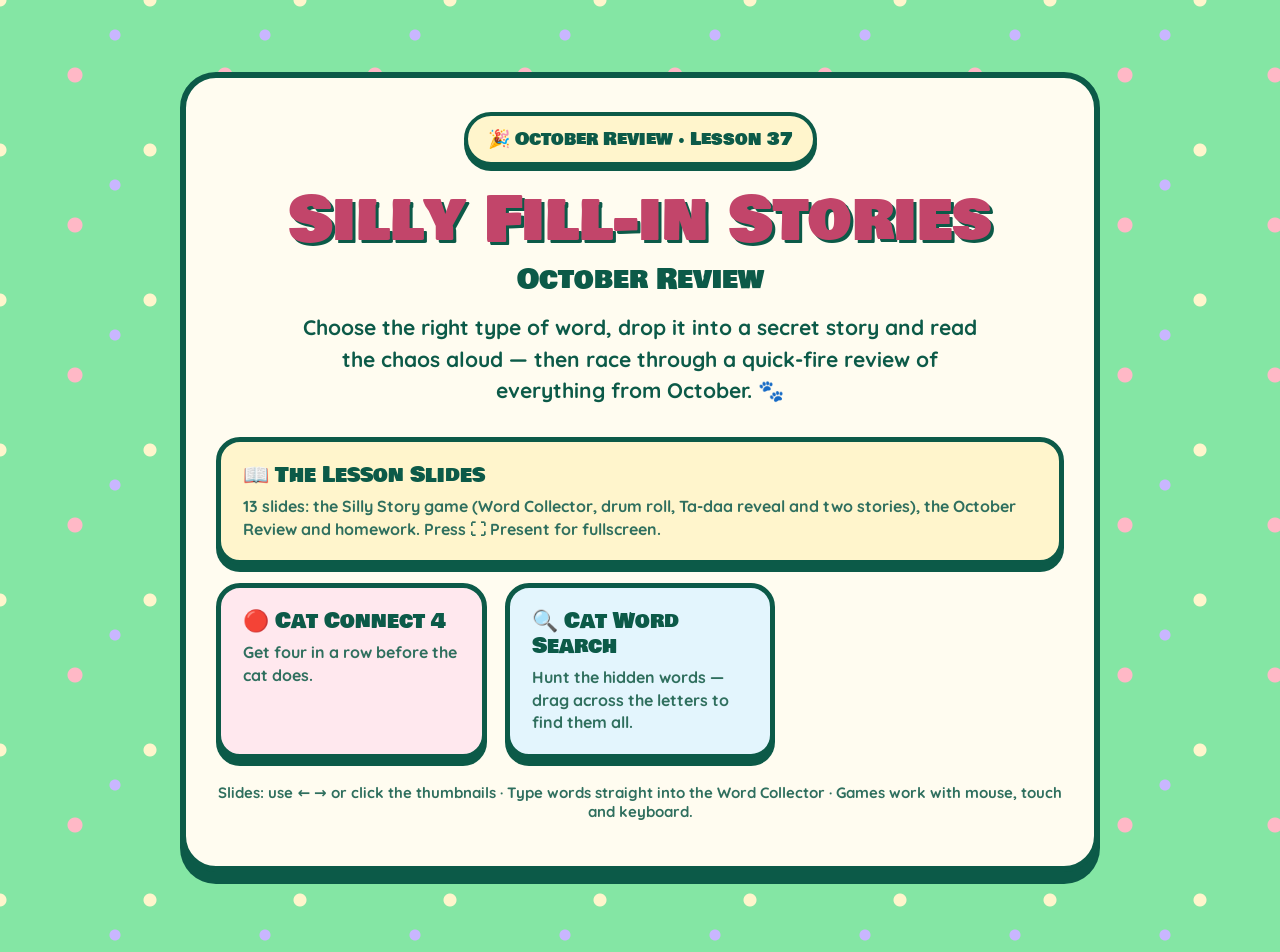
<file: index.html>
<!DOCTYPE html>
<html lang="en-GB">
<head>
<meta charset="utf-8">
<meta name="viewport" content="width=device-width, initial-scale=1">
<title>Lesson 37 — October Review · Silly Fill-in Stories 🎉</title>
<link rel="stylesheet" href="colors_and_type.css">
<style>
html,body{margin:0;min-height:100%;font-family:var(--pd-font-body,'Quicksand',sans-serif);color:#0C5A48;background-color:#84E6A4;background-image:radial-gradient(circle,#FFB8C6 0 7px,transparent 8px),radial-gradient(circle,#FFF5CC 0 6px,transparent 7px),radial-gradient(circle,#C9B6FF 0 5px,transparent 6px);background-size:150px 150px;background-position:0 0,75px 75px,40px 110px;}
.wrap{max-width:920px;margin:0 auto;padding:min(8vh,80px) 24px 80px;text-align:center}
.panel{background:#FFFCF0;border:6px solid #0C5A48;border-radius:36px;box-shadow:0 12px 0 #0C5A48;padding:34px 30px 30px}
.eyebrow{display:inline-block;font-family:var(--pd-font-display,'Bowlby One SC',sans-serif);font-size:18px;color:#0C5A48;background:#FFF5CC;border:4px solid #0C5A48;border-radius:999px;padding:9px 20px;box-shadow:0 5px 0 #0C5A48}
h1{font-family:var(--pd-font-display,'Bowlby One SC',sans-serif);font-weight:400;font-size:clamp(34px,6vw,62px);line-height:1.05;margin:22px 0 0;color:#C2456A;text-shadow:3px 3px 0 #0C5A48}
h1 span{display:block;color:#0C5A48;text-shadow:none;font-size:clamp(18px,2.8vw,28px);margin-top:12px}
p.lead{font-size:clamp(17px,2.2vw,21px);font-weight:700;line-height:1.5;max-width:680px;margin:18px auto 0;text-wrap:pretty}
.cards{display:grid;grid-template-columns:repeat(auto-fit,minmax(min(100%,230px),1fr));gap:18px;margin-top:30px;text-align:left}
a.card{display:flex;flex-direction:column;gap:8px;background:#fff;border:5px solid #0C5A48;border-radius:24px;padding:20px 22px;box-shadow:0 7px 0 #0C5A48;text-decoration:none;color:#0C5A48;transition:transform .12s,box-shadow .12s}
a.card:hover{transform:translateY(-3px);box-shadow:0 10px 0 #0C5A48}
a.card .k{font-family:var(--pd-font-display,'Bowlby One SC',sans-serif);font-size:21px;line-height:1.2}
a.card .d{font-size:16px;font-weight:700;color:#2F6F5E;line-height:1.4}
a.card.lesson{grid-column:1/-1;background:#FFF5CC}
a.card.p{background:#FFE8EE}a.card.b{background:#E3F5FD}
.note{margin-top:24px;font-size:15px;font-weight:700;color:#2F6F5E}
a{color:#C2456A}a:hover{color:#0C5A48}
</style>
</head>
<body>
<div class="wrap"><div class="panel">
<span class="eyebrow">🎉 October Review · Lesson 37</span>
<h1>Silly Fill-in Stories<span>October Review</span></h1>
<p class="lead">Choose the right type of word, drop it into a secret story and read the chaos aloud — then race through a quick-fire review of everything from October. 🐾</p>
<div class="cards">
<a class="card lesson" href="lesson-37-silly-fill-in-stories.html"><span class="k">📖 The Lesson Slides</span><span class="d">13 slides: the Silly Story game (Word Collector, drum roll, Ta-daa reveal and two stories), the October Review and homework. Press ⛶ Present for fullscreen.</span></a>
<a class="card p" href="cat-connect-4.html"><span class="k">🔴 Cat Connect 4</span><span class="d">Get four in a row before the cat does.</span></a>
<a class="card b" href="cat-word-search.html"><span class="k">🔍 Cat Word Search</span><span class="d">Hunt the hidden words — drag across the letters to find them all.</span></a>
</div>
<p class="note">Slides: use ← → or click the thumbnails · Type words straight into the Word Collector · Games work with mouse, touch and keyboard.</p>
</div></div>
</body>
</html>
</file>
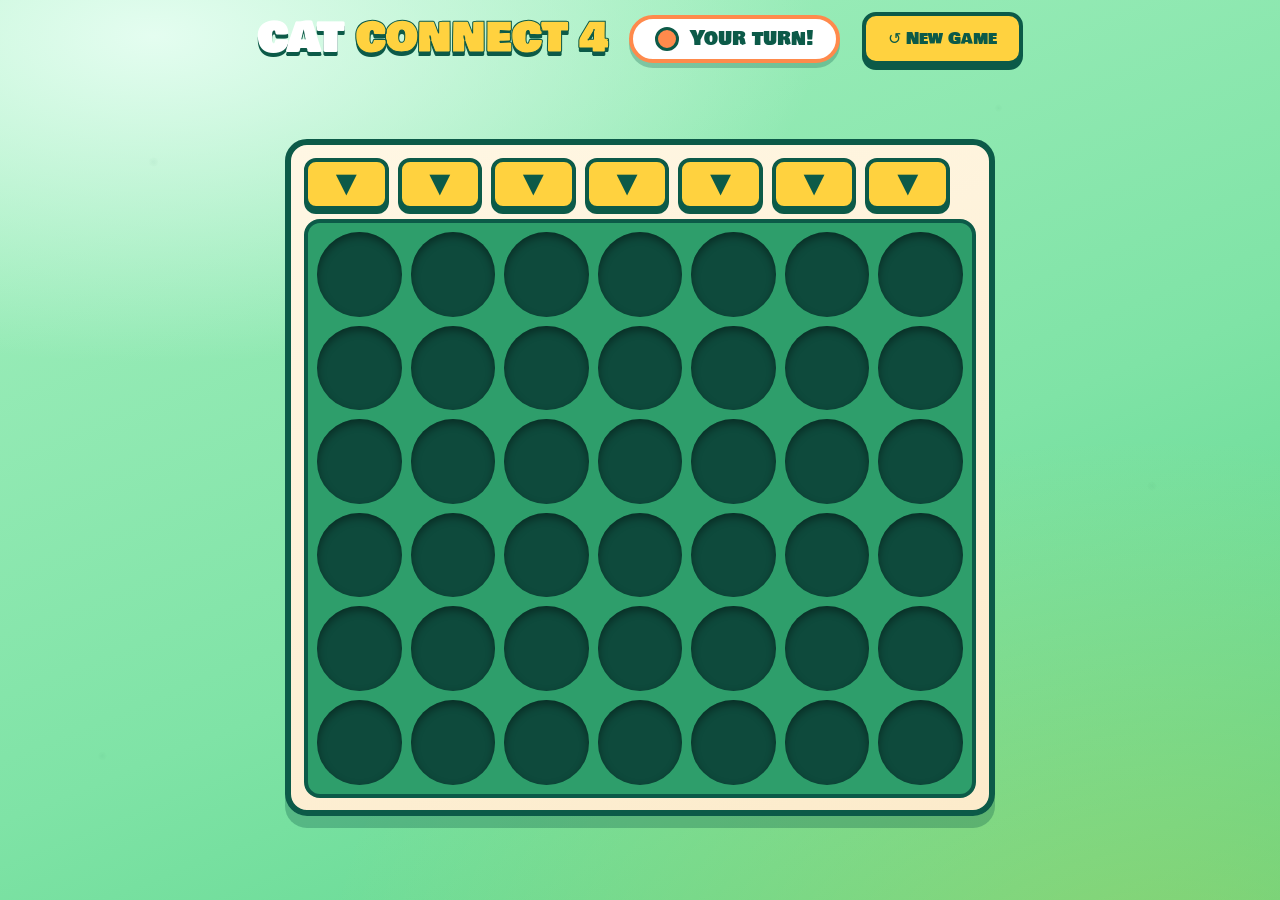
<file: cat-connect-4.html>
<!DOCTYPE html>
<html lang="en-GB">
<head>
<meta charset="utf-8">
<meta name="viewport" content="width=device-width, initial-scale=1">
<title>Cat Connect 4 🐱</title>
<style>
@font-face { font-family:'Bowlby One SC'; src:url('fonts/BowlbyOneSC-Regular.ttf') format('truetype'); font-weight:400; font-display:swap; }
@font-face { font-family:'Quicksand'; src:url('fonts/Quicksand-Medium.ttf') format('truetype'); font-weight:500; font-display:swap; }
@font-face { font-family:'Quicksand'; src:url('fonts/Quicksand-Bold.ttf') format('truetype'); font-weight:700; font-display:swap; }

:root{
  --mint:#84E6A4; --mint-lt:#A6F0C1; --mint-dk:#2E9E6B; --deep:#0C5A48; --ink:#0C5A48;
  --gold:#FFD23F; --white:#fff;
  --you:#FF8A4C; --you-dk:#D9531C; --cpu:#2BC4BC; --cpu-dk:#0E5A4B;
  --disp:'Bowlby One SC','Arial Black',sans-serif; --body:'Quicksand','Trebuchet MS',sans-serif;
}
*{box-sizing:border-box; -webkit-tap-highlight-color:transparent; touch-action:manipulation;}
html,body{margin:0; height:100%; font-family:var(--body); user-select:none; overflow:hidden;
  background:
    radial-gradient(100% 70% at 12% 4%, #E4FDF0 0%, transparent 52%),
    radial-gradient(120% 110% at 90% 108%, rgba(255,210,63,.28), transparent 54%),
    linear-gradient(158deg, #A6F0C1 0%, #7FE3A6 58%, #57D488 100%);}
body::before{content:""; position:fixed; inset:0; pointer-events:none; opacity:.45;
  background-image:
    radial-gradient(9px 9px at 12% 18%, rgba(12,90,72,.10), transparent 60%),
    radial-gradient(7px 7px at 78% 12%, rgba(12,90,72,.08), transparent 60%),
    radial-gradient(10px 10px at 32% 72%, rgba(12,90,72,.09), transparent 60%),
    radial-gradient(8px 8px at 64% 84%, rgba(12,90,72,.08), transparent 60%),
    radial-gradient(9px 9px at 90% 54%, rgba(12,90,72,.08), transparent 60%),
    radial-gradient(8px 8px at 8% 84%, rgba(12,90,72,.09), transparent 60%);}
button{font-family:inherit; cursor:pointer;}

#wrap{position:relative; height:100vh; display:flex; flex-direction:column; align-items:center; padding:12px clamp(8px,2vw,30px) 18px;}

header{display:flex; align-items:center; gap:clamp(10px,2vw,22px); flex-wrap:wrap; justify-content:center; margin-bottom:8px;}
h1{font-family:var(--disp); color:#fff; font-size:clamp(22px,3.3vw,40px); margin:0; text-shadow:0 4px 0 var(--ink); line-height:1;}
h1 .em{color:var(--gold); -webkit-text-stroke:1px var(--ink);}
#turn{display:flex; align-items:center; gap:11px; background:#fff; border:4px solid var(--ink); border-radius:999px; padding:8px 22px; box-shadow:0 5px 0 rgba(12,90,72,.28); transition:border-color .2s;}
#turn .dot{width:24px; height:24px; border-radius:50%; border:3px solid var(--ink); flex:none;}
#turn .who{font-family:var(--disp); font-size:clamp(15px,2vw,20px); color:var(--ink); line-height:1;}
#turn.you{border-color:var(--you);} #turn.you .dot{background:var(--you);}
#turn.cpu{border-color:var(--cpu);} #turn.cpu .dot{background:var(--cpu);}
.btn{font-family:var(--disp); font-size:16px; color:var(--ink); background:var(--gold); border:4px solid var(--ink); border-radius:14px; padding:10px 22px; box-shadow:0 5px 0 var(--ink); transition:transform .1s, box-shadow .1s;}
.btn:active{transform:translateY(3px); box-shadow:0 2px 0 var(--ink);}

#stage{flex:1; min-height:0; display:flex; align-items:center; justify-content:center; width:100%;}
#frame{--cell:clamp(40px,9.4vh,86px); --gap:clamp(6px,1vh,12px);
  background:linear-gradient(160deg,#FFF7E4,#FCEBCB); border:6px solid var(--ink); border-radius:22px; padding:calc(var(--gap)*1.4); box-shadow:0 12px 0 rgba(12,90,72,.3);}

/* column drop buttons */
#cols{display:grid; grid-template-columns:repeat(7,var(--cell)); gap:var(--gap); margin-bottom:var(--gap);}
.colbtn{height:calc(var(--cell)*0.62); border:4px solid var(--ink); border-radius:12px; background:var(--gold);
  font-family:var(--disp); font-size:calc(var(--cell)*0.42); color:var(--ink); display:grid; place-items:center; line-height:1;
  box-shadow:0 4px 0 var(--ink); transition:transform .08s, box-shadow .08s, background .15s;}
.colbtn:hover:not(:disabled){background:#FFDE7A; transform:translateY(-2px); box-shadow:0 6px 0 var(--ink);}
.colbtn:active:not(:disabled){transform:translateY(3px); box-shadow:0 1px 0 var(--ink);}
.colbtn:disabled{background:#bfe6cf; color:#7fae95; cursor:not-allowed; box-shadow:0 4px 0 #8cc4a6;}

#board{display:grid; grid-template-columns:repeat(7,var(--cell)); grid-auto-rows:var(--cell); gap:var(--gap);
  background:var(--mint-dk); padding:var(--gap); border-radius:16px; border:4px solid var(--deep);}
.cell{width:var(--cell); height:var(--cell); border-radius:50%; background:#0E4A3C;
  box-shadow:inset 0 4px 8px rgba(0,0,0,.4); position:relative; overflow:hidden;}
.disc{position:absolute; inset:7%; border-radius:50%; display:grid; place-items:center;
  border:3px solid rgba(0,0,0,.22); font-size:calc(var(--cell)*0.4);}
.disc.you{background:radial-gradient(circle at 34% 30%,#ffc59a,var(--you) 55%,var(--you-dk)); border-color:var(--you-dk);}
.disc.cpu{background:radial-gradient(circle at 34% 30%,#9af3ed,var(--cpu) 55%,var(--cpu-dk)); border-color:var(--cpu-dk);}
.disc.drop{animation:drop .5s cubic-bezier(.3,.1,.3,1);}
@keyframes drop{0%{transform:translateY(calc(-1*var(--d)))}68%{transform:translateY(0)}80%{transform:translateY(-9%)}90%{transform:translateY(0)}95%{transform:translateY(-3%)}100%{transform:translateY(0)}}
.disc.you::after{content:"🐱"; filter:drop-shadow(0 1px 1px rgba(0,0,0,.3));}
.disc.cpu::after{content:"🐭"; filter:drop-shadow(0 1px 1px rgba(0,0,0,.3));}
.cell.win .disc{animation:winp 0.7s ease-in-out infinite; box-shadow:0 0 0 4px var(--gold),0 0 18px 4px rgba(255,210,63,.9); z-index:2;}
@keyframes winp{0%,100%{transform:scale(1)}50%{transform:scale(1.12)}}

/* result banner */
#over{position:fixed; inset:0; z-index:50; display:none; place-items:center; background:rgba(12,90,72,.7); backdrop-filter:blur(3px);}
#over.show{display:grid; animation:fade .3s ease;}
@keyframes fade{from{opacity:0}to{opacity:1}}
.card{background:#fff; border:7px solid var(--ink); border-radius:30px; padding:clamp(26px,4vw,46px); text-align:center; box-shadow:0 16px 0 rgba(12,90,72,.34); max-width:90vw; animation:pop .45s cubic-bezier(.34,1.5,.5,1);}
@keyframes pop{0%{transform:scale(.7)}100%{transform:scale(1)}}
.card .ico{font-size:clamp(60px,10vw,110px); line-height:1; animation:bob 1.5s ease-in-out infinite;}
@keyframes bob{0%,100%{transform:translateY(0) rotate(-5deg)}50%{transform:translateY(-12px) rotate(5deg)}}
.card h2{font-family:var(--disp); font-size:clamp(32px,5vw,54px); margin:6px 0 18px; line-height:1;}
.card h2.you{color:var(--you-dk);} .card h2.cpu{color:var(--cpu-dk);} .card h2.draw{color:var(--ink);}

.conf{position:fixed; top:-20px; z-index:60; pointer-events:none; border-radius:2px; animation:fall linear forwards;}
@keyframes fall{to{transform:translateY(110vh) rotate(720deg); opacity:.9;}}
</style>
</head>
<body>
<template id="__bundler_thumbnail">
<svg viewBox="0 0 512 512" xmlns="http://www.w3.org/2000/svg">
  <rect width="512" height="512" fill="#84E6A4"/>
  <rect x="86" y="120" width="340" height="300" rx="26" fill="#FFF7E4" stroke="#0C5A48" stroke-width="14"/>
  <circle cx="170" cy="200" r="34" fill="#FF8A4C"/><circle cx="256" cy="200" r="34" fill="#2BC4BC"/>
  <circle cx="342" cy="200" r="34" fill="#0E4A3C"/><circle cx="170" cy="290" r="34" fill="#2BC4BC"/>
  <circle cx="256" cy="290" r="34" fill="#FF8A4C"/><circle cx="342" cy="290" r="34" fill="#FF8A4C"/>
  <circle cx="170" cy="380" r="34" fill="#0E4A3C"/><circle cx="256" cy="380" r="34" fill="#2BC4BC"/>
  <circle cx="342" cy="380" r="34" fill="#0E4A3C"/>
</svg>
</template>

<div id="wrap">
  <header>
    <h1>CAT <span class="em">CONNECT 4</span></h1>
    <div id="turn" class="you"><span class="dot"></span><span class="who">Your turn!</span></div>
    <button class="btn" id="newBtn">↺ New Game</button>
  </header>
  <div id="stage">
    <div id="frame">
      <div id="cols"></div>
      <div id="board"></div>
    </div>
  </div>
</div>

<div id="over">
  <div class="card">
    <div class="ico" id="overIco">🏆</div>
    <h2 id="overMsg">You win!</h2>
    <button class="btn" id="againBtn">🐱 Play Again</button>
  </div>
</div>

<script>
(function(){
  "use strict";
  var COLS=7, ROWS=6, YOU=1, CPU=2;
  var grid, current, busy, gameOver;

  var colsEl=document.getElementById('cols'),
      boardEl=document.getElementById('board'),
      turnEl=document.getElementById('turn'),
      overEl=document.getElementById('over');

  /* audio */
  var AC=null, soundOn=true;
  function ac(){ if(!AC){ try{AC=new(window.AudioContext||window.webkitAudioContext)();}catch(e){} } if(AC&&AC.state==='suspended'){ try{AC.resume();}catch(e){} } return AC; }
  function tone(f,d,t,v){ if(!soundOn) return; var c=ac(); if(!c) return; var o=c.createOscillator(),g=c.createGain(); o.type=t||'sine'; o.frequency.value=f; g.gain.setValueAtTime(.0001,c.currentTime); g.gain.exponentialRampToValueAtTime(v||.18,c.currentTime+.02); g.gain.exponentialRampToValueAtTime(.0001,c.currentTime+d); o.connect(g).connect(c.destination); o.start(); o.stop(c.currentTime+d+.02); }
  function dropSound(){ tone(300,.12,'sine',.16); setTimeout(function(){tone(160,.1,'sine',.12);},90); }
  function winSound(){ [523,659,784,1047].forEach(function(f,i){ setTimeout(function(){tone(f,.28,'triangle',.22);}, i*110); }); }
  function loseSound(){ [392,330,262].forEach(function(f,i){ setTimeout(function(){tone(f,.3,'sawtooth',.16);}, i*140); }); }

  function emptyGrid(){ var g=[]; for(var c=0;c<COLS;c++){ g[c]=[]; for(var r=0;r<ROWS;r++) g[c][r]=0; } return g; }
  function lowestEmpty(g,c){ for(var r=ROWS-1;r>=0;r--) if(g[c][r]===0) return r; return -1; }
  function validCols(g){ var v=[]; for(var c=0;c<COLS;c++) if(g[c][0]===0) v.push(c); return v; }

  var DIRS=[[1,0],[0,1],[1,1],[1,-1]];
  function winningCells(g,player){
    for(var c=0;c<COLS;c++) for(var r=0;r<ROWS;r++){
      if(g[c][r]!==player) continue;
      for(var d=0;d<DIRS.length;d++){
        var dc=DIRS[d][0], dr=DIRS[d][1], cells=[[c,r]], ok=true;
        for(var k=1;k<4;k++){ var nc=c+dc*k, nr=r+dr*k;
          if(nc<0||nc>=COLS||nr<0||nr>=ROWS||g[nc][nr]!==player){ ok=false; break; } cells.push([nc,nr]); }
        if(ok) return cells;
      }
    }
    return null;
  }
  function isWin(g,p){ return !!winningCells(g,p); }

  function build(){
    grid=emptyGrid(); current=YOU; busy=false; gameOver=false;
    overEl.classList.remove('show');
    setTurn(YOU);
    colsEl.innerHTML=''; boardEl.innerHTML='';
    for(var c=0;c<COLS;c++){
      (function(col){
        var b=document.createElement('button'); b.className='colbtn'; b.dataset.col=col; b.textContent='▼';
        b.setAttribute('aria-label','Drop in column '+(col+1));
        b.addEventListener('click',function(){ playerMove(col); });
        colsEl.appendChild(b);
      })(c);
    }
    for(var r=0;r<ROWS;r++) for(var cc=0;cc<COLS;cc++){
      var cell=document.createElement('div'); cell.className='cell'; cell.dataset.c=cc; cell.dataset.r=r;
      boardEl.appendChild(cell);
    }
  }
  function cellEl(c,r){ return boardEl.querySelector('.cell[data-c="'+c+'"][data-r="'+r+'"]'); }

  function setTurn(p){
    turnEl.className = p===YOU?'you':'cpu';
    turnEl.querySelector('.who').textContent = p===YOU?'Your turn!':'Clever Cat thinking…';
  }
  function setColsEnabled(on){
    [].forEach.call(colsEl.children,function(b){
      var col=+b.dataset.col; b.disabled = !on || grid[col][0]!==0;
    });
  }

  function place(col, player, after){
    var r=lowestEmpty(grid,col); if(r<0) return;
    grid[col][r]=player;
    var cell=cellEl(col,r);
    var disc=document.createElement('div'); disc.className='disc '+(player===YOU?'you':'cpu')+' drop';
    var cellPx=cell.getBoundingClientRect().height; var gap=parseFloat(getComputedStyle(boardEl).gap)||10;
    disc.style.setProperty('--d', ((r+1)*(cellPx+gap))+'px');
    cell.appendChild(disc); dropSound();
    setTimeout(function(){ disc.classList.remove('drop'); if(after) after(r); },500);
  }

  function playerMove(col){
    if(busy||gameOver||grid[col][0]!==0||current!==YOU) return;
    ac(); busy=true; setColsEnabled(false);
    place(col,YOU,function(){
      if(checkEnd(YOU)) return;
      current=CPU; setTurn(CPU);
      setTimeout(cpuMove, 520);
    });
  }

  function cpuMove(){
    if(gameOver) return;
    var col=chooseCpu();
    place(col,CPU,function(){
      if(checkEnd(CPU)) return;
      current=YOU; setTurn(YOU); busy=false; setColsEnabled(true);
    });
  }

  function checkEnd(player){
    var cells=winningCells(grid,player);
    if(cells){ gameOver=true; busy=true; setColsEnabled(false);
      cells.forEach(function(p){ cellEl(p[0],p[1]).classList.add('win'); });
      setTimeout(function(){ showResult(player); }, 700);
      return true;
    }
    if(validCols(grid).length===0){ gameOver=true; setTimeout(function(){ showResult(0); },400); return true; }
    return false;
  }

  /* ---------- AI ---------- */
  function copyGrid(g){ return g.map(function(col){ return col.slice(); }); }
  function tryDrop(g,col,p){ var r=lowestEmpty(g,col); if(r<0) return -1; g[col][r]=p; return r; }

  function chooseCpu(){
    var valid=validCols(grid);
    for(var i=0;i<valid.length;i++){ var g=copyGrid(grid); tryDrop(g,valid[i],CPU); if(isWin(g,CPU)) return valid[i]; }
    for(var j=0;j<valid.length;j++){ var g2=copyGrid(grid); tryDrop(g2,valid[j],YOU); if(isWin(g2,YOU)) return valid[j]; }
    var safe=[];
    for(var k=0;k<valid.length;k++){
      var col=valid[k]; var g3=copyGrid(grid); tryDrop(g3,col,CPU);
      var givesWin=false; var v2=validCols(g3);
      for(var m=0;m<v2.length;m++){ var g4=copyGrid(g3); tryDrop(g4,v2[m],YOU); if(isWin(g4,YOU)){ givesWin=true; break; } }
      if(!givesWin) safe.push(col);
    }
    var pool=safe.length?safe:valid;
    var weights=[1,2,4,6,4,2,1];
    var best=[], bestScore=-1e9;
    for(var n=0;n<pool.length;n++){
      var c=pool[n]; var gg=copyGrid(grid); tryDrop(gg,c,CPU);
      var s=weights[c];
      s += countLines(gg,CPU,3)*8 + countLines(gg,CPU,2)*1;
      s -= countLines(gg,YOU,3)*4;
      s += Math.random()*0.5;
      if(s>bestScore){ bestScore=s; best=[c]; } else if(s===bestScore){ best.push(c); }
    }
    return best[Math.floor(Math.random()*best.length)];
  }
  function countLines(g,p,len){
    var n=0;
    for(var c=0;c<COLS;c++) for(var r=0;r<ROWS;r++){
      for(var d=0;d<DIRS.length;d++){
        var dc=DIRS[d][0], dr=DIRS[d][1], cnt=0, ok=true;
        for(var k=0;k<4;k++){ var nc=c+dc*k, nr=r+dr*k;
          if(nc<0||nc>=COLS||nr<0||nr>=ROWS){ ok=false; break; }
          var v=g[nc][nr]; if(v===p) cnt++; else if(v!==0){ ok=false; break; } }
        if(ok && cnt===len) n++;
      }
    }
    return n;
  }

  /* ---------- result ---------- */
  function showResult(player){
    var ico=document.getElementById('overIco'), msg=document.getElementById('overMsg');
    if(player===YOU){ ico.textContent='🏆'; msg.textContent='YOU WIN!'; msg.className='you'; winSound(); confetti(); }
    else if(player===CPU){ ico.textContent='🐭'; msg.textContent='The Clever Cat wins!'; msg.className='cpu'; loseSound(); }
    else { ico.textContent='🤝'; msg.textContent="It's a draw!"; msg.className='draw'; tone(440,.2,'sine',.15); }
    overEl.classList.add('show');
  }
  function confetti(){
    var cols=['#FFD23F','#FF8A4C','#2BC4BC','#fff','#C9B6F2','#FF9EC4'];
    for(var i=0;i<90;i++){ var d=document.createElement('div'); d.className='conf';
      var s=7+Math.random()*9; d.style.width=s+'px'; d.style.height=(s*0.5)+'px';
      d.style.left=Math.random()*100+'vw'; d.style.background=cols[i%cols.length];
      d.style.animationDuration=(2.4+Math.random()*2)+'s'; d.style.animationDelay=(Math.random()*0.6)+'s';
      if(Math.random()<.5) d.style.borderRadius='50%';
      document.body.appendChild(d); (function(el){setTimeout(function(){el.remove();},5200);})(d);
    }
  }

  document.getElementById('newBtn').addEventListener('click',function(){ build(); setColsEnabled(true); });
  document.getElementById('againBtn').addEventListener('click',function(){ build(); setColsEnabled(true); });

  build(); setColsEnabled(true);
})();
</script>
</body>
</html>
</file>
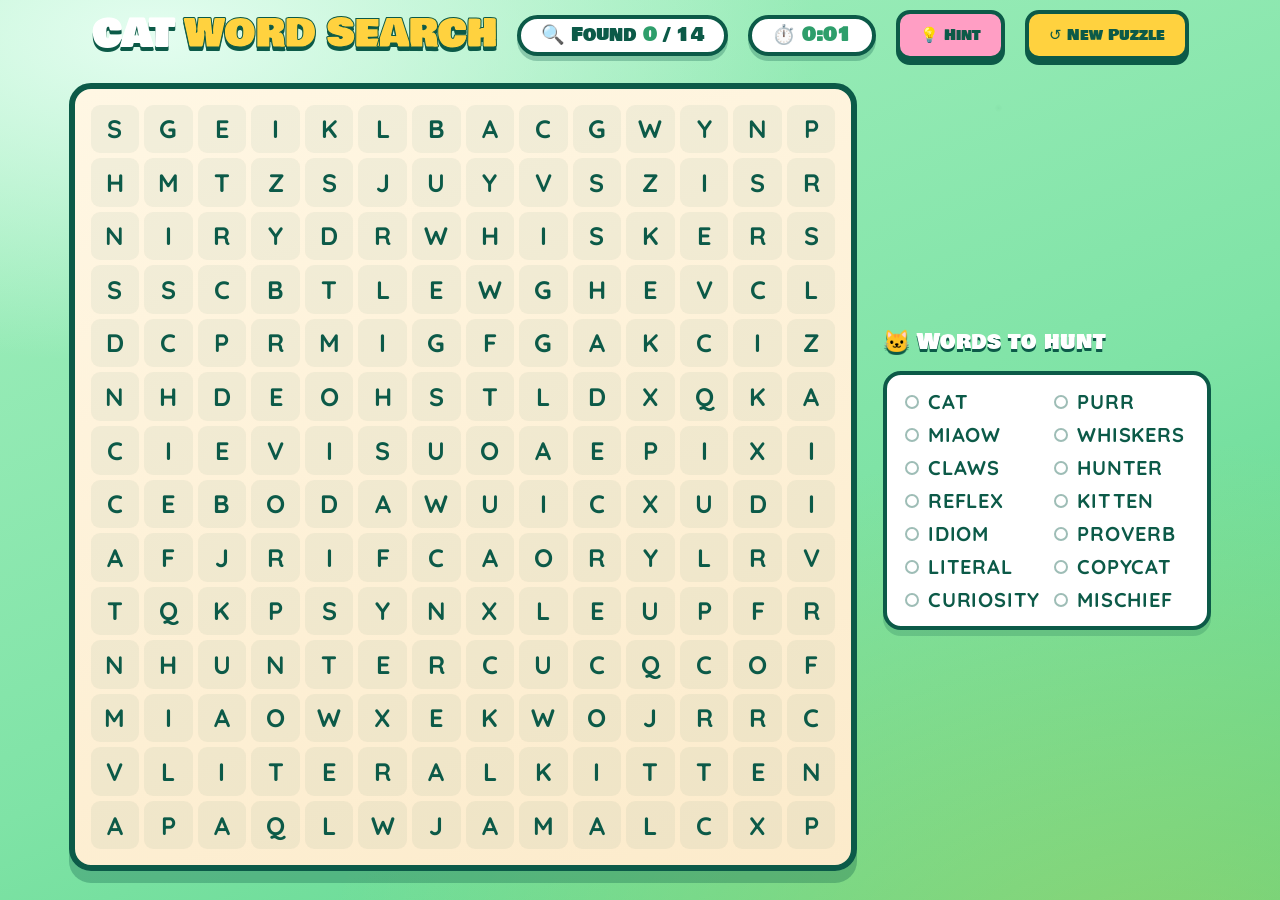
<file: cat-word-search.html>
<!DOCTYPE html>
<html lang="en-GB">
<head>
<meta charset="utf-8">
<meta name="viewport" content="width=device-width, initial-scale=1">
<title>Cat Word Search 🐱</title>
<style>
@font-face { font-family:'Bowlby One SC'; src:url('fonts/BowlbyOneSC-Regular.ttf') format('truetype'); font-weight:400; font-display:swap; }
@font-face { font-family:'Quicksand'; src:url('fonts/Quicksand-Medium.ttf') format('truetype'); font-weight:500; font-display:swap; }
@font-face { font-family:'Quicksand'; src:url('fonts/Quicksand-Bold.ttf') format('truetype'); font-weight:700; font-display:swap; }

:root{
  --mint:#84E6A4; --mint-dk:#2E9E6B; --deep:#0C5A48; --ink:#0C5A48;
  --gold:#FFD23F; --white:#fff; --aqua:#7FE3E8; --pink:#FF9EC4; --lav:#4FB985; --coral:#FF8A4C;
  --disp:'Bowlby One SC','Arial Black',sans-serif; --body:'Quicksand','Trebuchet MS',sans-serif;
}
*{box-sizing:border-box; -webkit-tap-highlight-color:transparent;}
html,body{margin:0; height:100%; font-family:var(--body); user-select:none; -webkit-user-select:none; overflow:hidden;
  background:
    radial-gradient(100% 70% at 12% 4%, #E4FDF0 0%, transparent 52%),
    radial-gradient(120% 110% at 90% 108%, rgba(255,210,63,.28), transparent 54%),
    linear-gradient(158deg, #A6F0C1 0%, #7FE3A6 58%, #57D488 100%);}
body::before{content:""; position:fixed; inset:0; pointer-events:none; opacity:.45;
  background-image:
    radial-gradient(9px 9px at 12% 18%, rgba(12,90,72,.10), transparent 60%),
    radial-gradient(7px 7px at 78% 12%, rgba(12,90,72,.08), transparent 60%),
    radial-gradient(10px 10px at 32% 72%, rgba(12,90,72,.09), transparent 60%),
    radial-gradient(8px 8px at 64% 84%, rgba(12,90,72,.08), transparent 60%),
    radial-gradient(9px 9px at 90% 54%, rgba(12,90,72,.08), transparent 60%),
    radial-gradient(8px 8px at 8% 84%, rgba(12,90,72,.09), transparent 60%);}
button{font-family:inherit; cursor:pointer;}

#wrap{position:relative; height:100vh; display:flex; flex-direction:column; align-items:center; padding:10px clamp(8px,2vw,26px) 14px;}

header{display:flex; align-items:center; gap:clamp(10px,1.8vw,20px); flex-wrap:wrap; justify-content:center; margin-bottom:8px;}
h1{font-family:var(--disp); color:#fff; font-size:clamp(20px,3vw,38px); margin:0; text-shadow:0 4px 0 var(--ink); line-height:1;}
h1 .em{color:var(--gold); -webkit-text-stroke:1px var(--ink);}
.pill{display:flex; align-items:center; gap:10px; background:#fff; border:4px solid var(--ink); border-radius:999px; padding:7px 20px; box-shadow:0 5px 0 rgba(12,90,72,.28);}
.pill .lbl{font-family:var(--disp); font-size:clamp(14px,1.8vw,19px); color:var(--ink); line-height:1;}
.pill .lbl b{color:var(--mint-dk);}
.btn{font-family:var(--disp); font-size:15px; color:var(--ink); background:var(--gold); border:4px solid var(--ink); border-radius:14px; padding:9px 20px; box-shadow:0 5px 0 var(--ink); transition:transform .1s, box-shadow .1s;}
.btn:active{transform:translateY(3px); box-shadow:0 2px 0 var(--ink);}
.btn.aqua{background:var(--aqua);} .btn.pink{background:var(--pink);}

#stage{flex:1; min-height:0; width:100%; display:flex; align-items:center; justify-content:center; gap:clamp(12px,2vw,30px); flex-wrap:wrap;}

#frame{--cell:clamp(20px, min(5.2vw, (96vh - 184px)/14), 54px);
  background:linear-gradient(160deg,#FFF7E4,#FCEBCB); border:6px solid var(--ink); border-radius:22px;
  padding:clamp(8px,1.3vw,16px); box-shadow:0 12px 0 rgba(12,90,72,.30); touch-action:none;}
#board{display:grid; grid-template-columns:repeat(14,var(--cell)); grid-auto-rows:var(--cell);
  gap:clamp(2px,.4vw,5px);}
.ws-cell{display:grid; place-items:center; border-radius:9px; background:rgba(12,90,72,.05);
  font-family:var(--body); font-weight:700; color:var(--ink); font-size:calc(var(--cell)*0.52); line-height:1;
  cursor:pointer; transition:background .1s, color .1s, transform .05s;}
.ws-cell.sel{background:var(--gold); color:var(--ink); transform:scale(1.04);}
.ws-cell.found{background:var(--fc,#84E6A4); color:var(--ink); box-shadow:inset 0 0 0 2px rgba(12,90,72,.25);}
.ws-cell.found.sel{background:var(--gold);}
.ws-cell.hint{animation:hintpulse .55s ease-in-out 3;}
@keyframes hintpulse{0%,100%{background:rgba(12,90,72,.05)}50%{background:var(--lav); color:#fff}}

#side{display:flex; flex-direction:column; gap:12px; max-width:min(40vw,420px);}
#side .head{font-family:var(--disp); color:#fff; font-size:clamp(16px,1.9vw,22px); text-shadow:0 3px 0 var(--ink);}
#words{display:grid; grid-template-columns:repeat(2,minmax(0,1fr)); gap:8px 14px; background:#fff;
  border:4px solid var(--ink); border-radius:18px; padding:14px 18px; box-shadow:0 6px 0 rgba(12,90,72,.2);}
.word{display:flex; align-items:center; gap:9px; font-weight:700; color:var(--ink); font-size:clamp(14px,1.6vw,20px); letter-spacing:.04em; transition:opacity .2s;}
.word .dot{width:14px; height:14px; border-radius:50%; border:2px solid rgba(12,90,72,.4); flex:none; background:transparent;}
.word.done{opacity:.55;}
.word.done .txt{text-decoration:line-through; text-decoration-thickness:3px; color:var(--mint-dk);}
.word.done .dot{background:var(--fc); border-color:var(--ink);}
.hintbtn-row{display:flex; gap:10px;}

#toast{position:fixed; left:50%; bottom:18px; transform:translateX(-50%) translateY(220%); z-index:40;
  font-family:var(--disp); font-size:clamp(16px,2vw,22px); color:var(--ink); background:var(--mint);
  border:4px solid var(--ink); border-radius:999px; padding:10px 28px; box-shadow:0 6px 0 rgba(12,90,72,.3);
  transition:transform .3s cubic-bezier(.34,1.5,.5,1);}
#toast.show{transform:translateX(-50%) translateY(0);}

#over{position:fixed; inset:0; z-index:50; display:none; place-items:center; background:rgba(12,90,72,.7); backdrop-filter:blur(3px);}
#over.show{display:grid; animation:fade .3s ease;}
@keyframes fade{from{opacity:0}to{opacity:1}}
.card{background:#fff; border:7px solid var(--ink); border-radius:30px; padding:clamp(26px,4vw,46px); text-align:center; box-shadow:0 16px 0 rgba(12,90,72,.34); max-width:90vw; animation:pop .45s cubic-bezier(.34,1.5,.5,1);}
@keyframes pop{0%{transform:scale(.7)}100%{transform:scale(1)}}
.card .ico{width:clamp(120px,18vw,190px); height:auto; animation:bob 1.5s ease-in-out infinite;}
@keyframes bob{0%,100%{transform:translateY(0) rotate(-4deg)}50%{transform:translateY(-12px) rotate(4deg)}}
.card h2{font-family:var(--disp); font-size:clamp(30px,5vw,52px); margin:6px 0 6px; line-height:1; color:var(--coral);}
.card p{font-weight:700; color:var(--ink); font-size:clamp(16px,2.2vw,22px); margin:6px 0 20px;}
.conf{position:fixed; top:-20px; z-index:60; pointer-events:none; border-radius:2px; animation:fall linear forwards;}
@keyframes fall{to{transform:translateY(110vh) rotate(720deg); opacity:.9;}}

@media (max-width:880px){
  #frame{--cell:clamp(18px, min(6vw, (94vh - 250px)/14), 40px);}
  #board{grid-template-columns:repeat(14,var(--cell));}
  #side{max-width:94vw; width:94vw;}
  #words{grid-template-columns:repeat(3,minmax(0,1fr));}
}
</style>
</head>
<body>
<template id="__bundler_thumbnail">
<svg viewBox="0 0 512 512" xmlns="http://www.w3.org/2000/svg">
  <rect width="512" height="512" fill="#84E6A4"/>
  <rect x="96" y="120" width="320" height="280" rx="24" fill="#FFF7E4" stroke="#0C5A48" stroke-width="14"/>
  <g fill="#0C5A48" font-family="sans-serif" font-weight="bold" font-size="46" text-anchor="middle">
    <text x="150" y="195">C</text><text x="210" y="195">A</text><text x="270" y="195">T</text><text x="330" y="195">S</text>
    <text x="150" y="255">P</text><text x="210" y="255">U</text><text x="270" y="255">R</text><text x="330" y="255">R</text>
    <text x="150" y="315">M</text><text x="210" y="315">E</text><text x="270" y="315">O</text><text x="330" y="315">W</text>
  </g>
  <rect x="128" y="288" width="220" height="50" rx="25" fill="#84E6A4" opacity=".55"/>
  <circle cx="392" cy="392" r="58" fill="none" stroke="#0C5A48" stroke-width="16"/>
  <line x1="430" y1="430" x2="476" y2="476" stroke="#0C5A48" stroke-width="20" stroke-linecap="round"/>
</svg>
</template>

<div id="wrap">
  <header>
    <h1>CAT <span class="em">WORD SEARCH</span></h1>
    <div class="pill"><span class="lbl">🔍 Found <b id="cnt">0</b> / <span id="tot">14</span></span></div>
    <div class="pill"><span class="lbl">⏱️ <b id="time">0:00</b></span></div>
    <button class="btn pink" id="hintBtn">💡 Hint</button>
    <button class="btn" id="newBtn">↺ New Puzzle</button>
  </header>

  <div id="stage">
    <div id="frame"><div id="board"></div></div>
    <div id="side">
      <div class="head">🐱 Words to hunt</div>
      <div id="words"></div>
    </div>
  </div>
</div>

<div id="toast"></div>

<div id="over">
  <div class="card">
    <img class="ico" src="cats/cat-mocha.png" alt="Happy cat">
    <h2>YOU FOUND THEM ALL!</h2>
    <p id="overTime">Brilliant hunting, clever cat!</p>
    <button class="btn" id="againBtn">🐱 New Puzzle</button>
  </div>
</div>

<script>
(function(){
  "use strict";
  var SIZE=14;
  var WORDS=["CAT","PURR","MIAOW","WHISKERS","CLAWS","HUNTER","REFLEX","KITTEN","IDIOM","PROVERB","LITERAL","COPYCAT","CURIOSITY","MISCHIEF"];
  var COLORS=["#84E6A4","#7FE3E8","#FF9EC4","#FFD23F","#C9B6F2","#FF8A4C","#9af3d8","#ffd96b"];
  var DIRS=[[0,1],[1,0],[1,1],[-1,1],[0,-1],[-1,0],[-1,-1],[1,-1]];
  var ALPHA="ABCDEFGHIJKLMNOPQRSTUVWXYZ";

  var boardEl=document.getElementById('board'),
      wordsEl=document.getElementById('words'),
      cntEl=document.getElementById('cnt'),
      timeEl=document.getElementById('time'),
      overEl=document.getElementById('over'),
      toastEl=document.getElementById('toast');
  document.getElementById('tot').textContent=WORDS.length;

  var grid, found, cells, selecting=false, startCell=null, lineCells=[], colorIdx=0;
  var startTime=0, timer=null;

  /* ---- audio ---- */
  var AC=null;
  function ac(){ if(!AC){ try{AC=new(window.AudioContext||window.webkitAudioContext)();}catch(e){} } if(AC&&AC.state==='suspended'){ try{AC.resume();}catch(e){} } return AC; }
  function tone(f,d,t,v){ var c=ac(); if(!c) return; var o=c.createOscillator(),g=c.createGain(); o.type=t||'sine'; o.frequency.value=f; g.gain.setValueAtTime(.0001,c.currentTime); g.gain.exponentialRampToValueAtTime(v||.18,c.currentTime+.02); g.gain.exponentialRampToValueAtTime(.0001,c.currentTime+d); o.connect(g).connect(c.destination); o.start(); o.stop(c.currentTime+d+.02); }
  function foundSound(){ tone(523,.12,'triangle',.2); setTimeout(function(){tone(784,.16,'triangle',.2);},90); }
  function nopeSound(){ tone(180,.16,'sawtooth',.12); }
  function winSound(){ [523,659,784,1047,1319].forEach(function(f,i){ setTimeout(function(){tone(f,.3,'triangle',.22);}, i*120); }); }

  /* ---- generation ---- */
  function emptyGrid(){ var g=[]; for(var r=0;r<SIZE;r++){ g[r]=[]; for(var c=0;c<SIZE;c++) g[r][c]=''; } return g; }
  function placeWord(g,w){
    for(var t=0;t<200;t++){
      var d=DIRS[(Math.random()*DIRS.length)|0], dr=d[0], dc=d[1], len=w.length;
      var r0=(Math.random()*SIZE)|0, c0=(Math.random()*SIZE)|0;
      var rE=r0+dr*(len-1), cE=c0+dc*(len-1);
      if(rE<0||rE>=SIZE||cE<0||cE>=SIZE) continue;
      var fits=true;
      for(var i=0;i<len;i++){ var ch=g[r0+dr*i][c0+dc*i]; if(ch && ch!==w[i]){ fits=false; break; } }
      if(!fits) continue;
      for(var j=0;j<len;j++){ g[r0+dr*j][c0+dc*j]=w[j]; }
      return true;
    }
    return false;
  }
  function generate(){
    for(var attempt=0; attempt<400; attempt++){
      var g=emptyGrid(), ok=true;
      var order=WORDS.slice().sort(function(a,b){ return b.length-a.length; });
      for(var i=0;i<order.length;i++){ if(!placeWord(g,order[i])){ ok=false; break; } }
      if(ok){
        for(var r=0;r<SIZE;r++) for(var c=0;c<SIZE;c++) if(!g[r][c]) g[r][c]=ALPHA[(Math.random()*26)|0];
        return g;
      }
    }
    return emptyGrid();
  }

  /* ---- build ---- */
  function build(){
    grid=generate(); found={}; colorIdx=0; cells=[];
    boardEl.innerHTML=''; wordsEl.innerHTML='';
    for(var r=0;r<SIZE;r++){ cells[r]=[];
      for(var c=0;c<SIZE;c++){
        var el=document.createElement('div'); el.className='ws-cell'; el.dataset.r=r; el.dataset.c=c;
        el.textContent=grid[r][c]; boardEl.appendChild(el); cells[r][c]=el;
      }
    }
    WORDS.forEach(function(w){
      var chip=document.createElement('div'); chip.className='word'; chip.dataset.w=w;
      chip.innerHTML='<span class="dot"></span><span class="txt">'+w+'</span>';
      wordsEl.appendChild(chip);
    });
    cntEl.textContent='0';
    overEl.classList.remove('show');
    startTime=Date.now();
    if(timer) clearInterval(timer);
    timer=setInterval(tick,1000); tick();
  }
  function tick(){
    var s=Math.floor((Date.now()-startTime)/1000);
    timeEl.textContent=Math.floor(s/60)+':'+('0'+(s%60)).slice(-2);
  }

  /* ---- selection ---- */
  function clearTemp(){ if(!cells) return; for(var r=0;r<SIZE;r++) for(var c=0;c<SIZE;c++) cells[r][c].classList.remove('sel'); }
  function markSel(list){ list.forEach(function(el){ if(el) el.classList.add('sel'); }); }
  function lineBetween(a,b){
    var r0=+a.dataset.r,c0=+a.dataset.c,r1=+b.dataset.r,c1=+b.dataset.c;
    var dR=r1-r0,dC=c1-c0;
    if(!(dR===0||dC===0||Math.abs(dR)===Math.abs(dC))) return null;
    var steps=Math.max(Math.abs(dR),Math.abs(dC)), sr=Math.sign(dR), sc=Math.sign(dC), out=[];
    for(var i=0;i<=steps;i++) out.push(cells[r0+sr*i][c0+sc*i]);
    return out;
  }
  function updateTo(endCell){
    clearTemp();
    var line=lineBetween(startCell,endCell);
    if(line){ lineCells=line; } else { lineCells=[startCell]; }
    markSel(lineCells);
  }
  function evaluate(){
    if(!lineCells.length){ return; }
    var str=lineCells.map(function(c){return c.textContent;}).join('');
    var rev=str.split('').reverse().join('');
    var w=null;
    for(var i=0;i<WORDS.length;i++){ var ww=WORDS[i]; if(!found[ww] && (ww===str||ww===rev)){ w=ww; break; } }
    clearTemp();
    if(w){
      found[w]=true;
      var color=COLORS[colorIdx++ % COLORS.length];
      lineCells.forEach(function(c){ c.classList.add('found'); c.style.setProperty('--fc',color); });
      var chip=wordsEl.querySelector('.word[data-w="'+w+'"]');
      if(chip){ chip.classList.add('done'); chip.style.setProperty('--fc',color); }
      cntEl.textContent=Object.keys(found).length;
      foundSound(); showToast(w);
      if(Object.keys(found).length===WORDS.length) win();
    } else if(lineCells.length>1){
      nopeSound();
    }
    lineCells=[];
  }

  boardEl.addEventListener('pointerdown',function(e){
    var cell=e.target.closest('.ws-cell'); if(!cell) return;
    ac(); selecting=true; startCell=cell; lineCells=[cell]; clearTemp(); markSel(lineCells); e.preventDefault();
  });
  window.addEventListener('pointermove',function(e){
    if(!selecting) return;
    var el=document.elementFromPoint(e.clientX,e.clientY);
    var cell=el && el.closest ? el.closest('.ws-cell') : null;
    if(cell) updateTo(cell);
  });
  window.addEventListener('pointerup',function(){
    if(!selecting) return; selecting=false; evaluate();
  });
  window.addEventListener('pointercancel',function(){ if(selecting){ selecting=false; clearTemp(); lineCells=[]; } });

  /* ---- toast / hint / win ---- */
  var PRAISE=["Nice find!","Got it! ⭐","Brilliant!","Cat's eyes! 🐱","Purr-fect! 🐾","Spot on!"];
  function showToast(w){
    toastEl.textContent=PRAISE[(Math.random()*PRAISE.length)|0]+'  '+w;
    toastEl.classList.add('show');
    clearTimeout(showToast._t); showToast._t=setTimeout(function(){ toastEl.classList.remove('show'); },1300);
  }
  function findFirstCell(w){
    for(var r=0;r<SIZE;r++) for(var c=0;c<SIZE;c++){
      for(var d=0;d<DIRS.length;d++){
        var dr=DIRS[d][0], dc=DIRS[d][1], ok=true;
        var rE=r+dr*(w.length-1), cE=c+dc*(w.length-1);
        if(rE<0||rE>=SIZE||cE<0||cE>=SIZE) continue;
        for(var i=0;i<w.length;i++){ if(grid[r+dr*i][c+dc*i]!==w[i]){ ok=false; break; } }
        if(ok) return cells[r][c];
      }
    }
    return null;
  }
  document.getElementById('hintBtn').addEventListener('click',function(){
    var remaining=WORDS.filter(function(w){ return !found[w]; });
    if(!remaining.length) return;
    var w=remaining[(Math.random()*remaining.length)|0];
    var cell=findFirstCell(w); if(!cell) return;
    cell.classList.remove('hint'); void cell.offsetWidth; cell.classList.add('hint');
    tone(660,.12,'sine',.14);
    setTimeout(function(){ cell.classList.remove('hint'); },1800);
  });

  function win(){
    if(timer) clearInterval(timer);
    var t=timeEl.textContent;
    document.getElementById('overTime').textContent='You cleared the grid in '+t+'. As clever as a cat!';
    winSound(); confetti();
    setTimeout(function(){ overEl.classList.add('show'); },500);
  }
  function confetti(){
    var cols=['#FFD23F','#FF8A4C','#7FE3E8','#fff','#C9B6F2','#FF9EC4','#84E6A4'];
    for(var i=0;i<110;i++){ var d=document.createElement('div'); d.className='conf';
      var s=7+Math.random()*9; d.style.width=s+'px'; d.style.height=(s*0.5)+'px';
      d.style.left=Math.random()*100+'vw'; d.style.background=cols[i%cols.length];
      d.style.animationDuration=(2.4+Math.random()*2)+'s'; d.style.animationDelay=(Math.random()*0.6)+'s';
      if(Math.random()<.5) d.style.borderRadius='50%';
      document.body.appendChild(d); (function(el){setTimeout(function(){el.remove();},5200);})(d);
    }
  }

  document.getElementById('newBtn').addEventListener('click',build);
  document.getElementById('againBtn').addEventListener('click',build);

  build();
})();
</script>
</body>
</html>
</file>
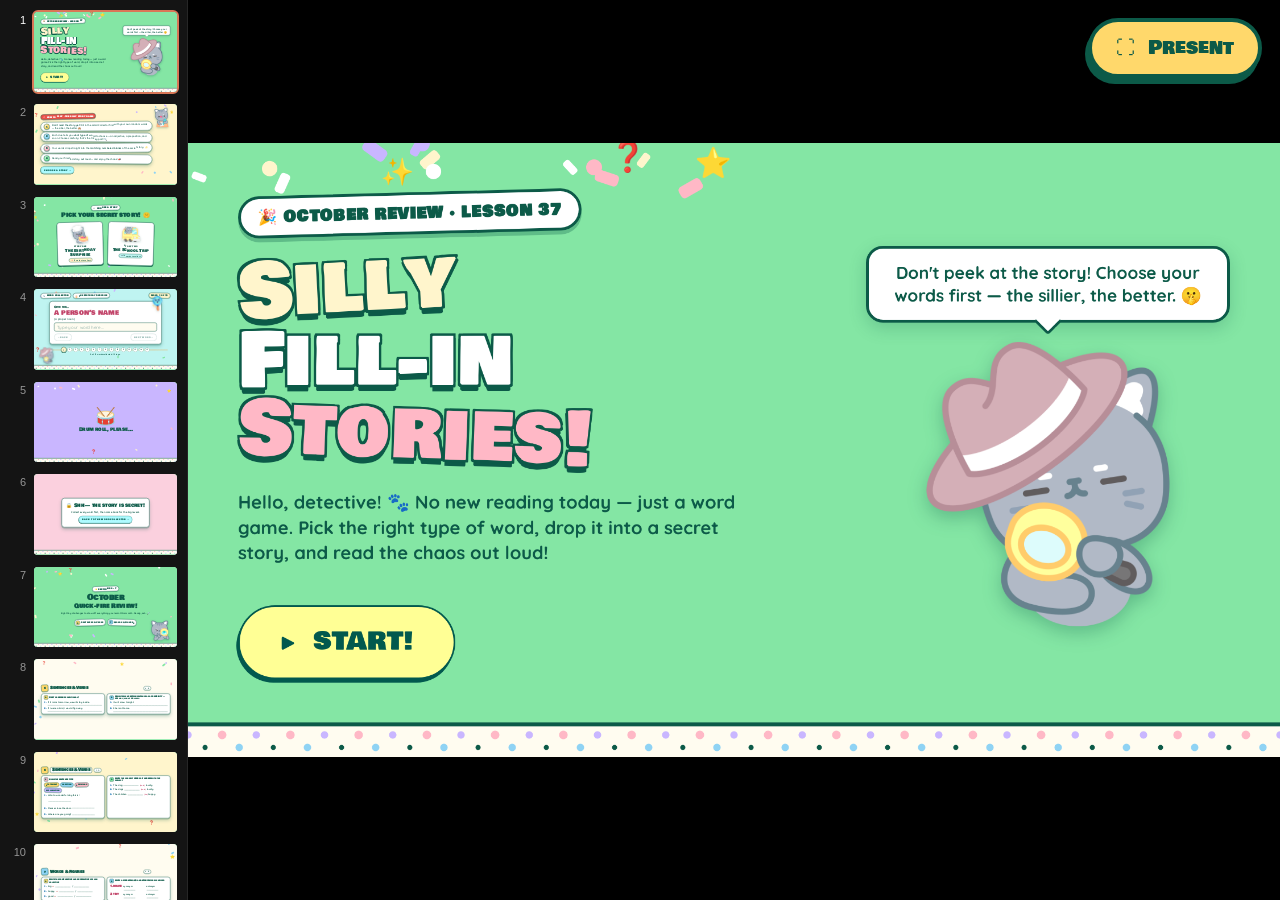
<file: lesson-37-silly-fill-in-stories.html>
<!DOCTYPE html>
<html lang="en-GB">
<head>
<meta charset="utf-8">
<meta name="viewport" content="width=device-width, initial-scale=1">
<title>Lesson 37 — October Review · Silly Fill-in Stories</title>
<link rel="stylesheet" href="colors_and_type.css">
<link rel="stylesheet" href="lesson5.css">
<link rel="stylesheet" href="lesson6.css">
<link rel="stylesheet" href="lesson9.css">
<link rel="stylesheet" href="lesson25.css">
<link rel="stylesheet" href="lesson26.css">
<link rel="stylesheet" href="lesson30.css">
<link rel="stylesheet" href="lesson32.css">
<link rel="stylesheet" href="lesson33.css">
<link rel="stylesheet" href="lesson34.css">
<link rel="stylesheet" href="lesson35.css">
<link rel="stylesheet" href="lesson36.css">
<link rel="stylesheet" href="lesson37.css">
<style>html,body{margin:0;background:#84E6A4;}deck-stage:not(:defined){visibility:hidden;}a{color:#1E78B4;}a:hover{color:#0C5A48;}</style>
</head>
<body>
<template id="__bundler_thumbnail"><svg viewBox="0 0 512 512" xmlns="http://www.w3.org/2000/svg"><rect width="512" height="512" fill="#84E6A4"></rect><rect y="430" width="512" height="82" fill="#FFFCF0"></rect><circle cx="120" cy="470" r="14" fill="#FFB8C6"></circle><circle cx="256" cy="470" r="14" fill="#8FD3F4"></circle><circle cx="392" cy="470" r="14" fill="#C9B6FF"></circle><circle cx="256" cy="226" r="130" fill="#fff" stroke="#0C5A48" stroke-width="14"></circle><text x="256" y="264" font-family="Arial" font-size="100" font-weight="bold" text-anchor="middle" fill="#0C5A48">37</text></svg></template>
<deck-stage width="1920" height="1080">

<!-- 1 · TITLE -->
<section data-label="Title" id="s-title">
<div class="slide ss-mint" data-screen-label="Title">
<div class="bits" data-bits="16" data-left="1"></div>
<div class="pad" style="padding:60px 88px 110px;flex-direction:row;gap:60px;align-items:center;z-index:2;">
<div style="flex:1;">
<span class="eyebrow">🎉 October Review · Lesson 37</span>
<h1 class="ss-title" style="margin-top:30px;"><span class="c1">Silly</span><br><span class="c2">Fill-in</span><br><span class="c3">Stories!</span></h1>
<p class="lead" style="margin-top:30px;max-width:920px;font-weight:700;font-size:32px;">Hello, detective! 🐾 No new reading today — just a <strong>word game</strong>. Pick the right <strong>type of word</strong>, drop it into a secret story, and read the chaos out loud!</p>
<button class="pd-btn pd-btn--yellow xl" id="b-start" type="button" style="margin-top:38px;">▶&nbsp; Start!</button>
</div>
<div style="flex:none;width:640px;">
<div class="ss-bubble">Don't peek at the story! Choose your words first — the sillier, the better. 🤫</div>
<img class="motif pd-anim-bob" src="stickers/detective/cat-detective.png" alt="Detective cat sticker" style="width:500px;display:block;margin:34px auto 0;">
</div>
</div>
</div>
</section>

<!-- 2 · HOW TO PLAY -->
<section data-label="How to Play" id="s-howto">
<div class="slide ss-lemon" data-screen-label="How to play">
<div class="bits" data-bits="12"></div>
<img class="motif pd-anim-bob" src="stickers/school/writing.png" alt="Cat writing sticker" style="position:absolute;width:260px;right:80px;top:50px;z-index:5;">
<div class="pad" style="padding:56px 88px 70px;justify-content:center;z-index:2;">
<span class="eyebrow mars">🎯 How to Play · The Silly Story Game</span>
<ul class="itemlist" style="margin-top:30px;max-width:1500px;gap:18px;">
<li class="item"><span class="roundel sm" style="--badge:var(--sp-gold);"><span class="num">1</span></span><span class="body"><strong>Don't read the story yet!</strong> Fill in the Word Collector first with your own random words — the sillier, the better. 🙈</span></li>
<li class="item"><span class="roundel sm" style="--badge:var(--sp-aqua);"><span class="num">2</span></span><span class="body">Each clue tells you <strong>what type of word</strong> to choose — an adjective, a preposition, and so on. Choose carefully: that's the tricky part! 🔍</span></li>
<li class="item"><span class="roundel sm" style="--badge:var(--sp-coral);"><span class="num">3</span></span><span class="body">Your words drop straight into the <strong>matching numbered blanks</strong> of the secret story. ✨</span></li>
<li class="item"><span class="roundel sm" style="--badge:var(--gh-leaf);"><span class="num">4</span></span><span class="body">Read your finished story <strong>out loud</strong> — and enjoy the chaos! 📣</span></li>
</ul>
<div style="margin-top:36px;"><button class="pd-btn pd-btn--aqua lg" id="b-howto" type="button">Choose a story →</button></div>
</div>
</div>
</section>

<!-- 3 · CHOOSE A STORY -->
<section data-label="Choose a Story" id="s-choose">
<div class="slide ss-mint" data-screen-label="Choose a story">
<div class="bits" data-bits="14"></div>
<div class="pad" style="padding:56px 88px 110px;justify-content:center;align-items:center;text-align:center;z-index:2;">
<span class="eyebrow" style="align-self:center;">📖 Choose a Story</span>
<h2 class="head" style="margin-top:24px;font-size:76px;">Pick your secret story! 🤫</h2>
<div class="pick" style="margin-top:44px;">
<button class="pick-card" type="button" data-story="0" style="--tilt:-1.5deg;"><img src="stickers/autumn/baking.png" alt=""><span class="pk-n">Story One</span><span class="pk-t">The Birthday Surprise</span><span class="pk-c" style="--hue:#FFF5CC;">🎂 15 words to collect</span></button>
<button class="pick-card" type="button" data-story="1" style="--tilt:1.5deg;"><img src="stickers/school/school-bus.png" alt=""><span class="pk-n">Story Two</span><span class="pk-t">The School Trip</span><span class="pk-c" style="--hue:#BFF4F1;">🚌 14 words to collect</span></button>
</div>
</div>
</div>
</section>

<!-- 4 · WORD COLLECTOR -->
<section data-label="Word Collector" id="s-collect">
<div class="slide ss-aqua" data-screen-label="Word collector">
<div class="bits" data-bits="10"></div>
<img class="motif pd-anim-bob" src="stickers/detective/cat-detective.png" alt="Detective cat sticker" style="position:absolute;width:220px;left:56px;bottom:76px;z-index:5;">
<div class="pad" style="padding:50px 88px 90px;z-index:2;">
<div style="display:flex;align-items:center;gap:24px;">
<span class="eyebrow" style="align-self:center;">🔍 Word Collector</span>
<span class="wc-story" id="wc-story">🎂 The Birthday Surprise</span>
<span class="wc-count" id="wc-count" style="margin-left:auto;">Word 1 of 15</span>
</div>
<div class="wc-card" style="margin:36px auto 0;width:1380px;">
<img class="wc-glass" src="stickers/detective/magnifying-glass.png" alt="">
<p class="wc-give">Give me…</p>
<p class="wc-type" id="wc-type">an adjective</p>
<p class="wc-hint" id="wc-hint">(a describing word)</p>
<input class="wc-input" id="wc-input" type="text" maxlength="40" autocomplete="off" autocapitalize="off" autocorrect="off" spellcheck="false" placeholder="Type your word here…" aria-label="Your word">
<div class="wc-nav"><button class="pd-btn white lg" id="wc-back" type="button">← Back</button><button class="pd-btn pd-btn--yellow lg" id="wc-next" type="button" disabled>Next word →</button></div>
</div>
<ol class="wc-trail" id="wc-trail" style="margin-top:40px;" aria-label="Your collected words"></ol>
<p class="wc-progress" id="wc-progress">0 of 15 words collected</p>
</div>
</div>
</section>

<!-- 5 · DRUM ROLL / TA-DAA -->
<section data-label="Ta-daa!" id="s-reveal">
<div class="slide ss-lav" data-phase="drum" data-screen-label="Ta-daa reveal">
<div class="bits" data-bits="14"></div>
<canvas class="rv-confetti" id="rv-confetti" width="1920" height="1080"></canvas>
<div class="pad" style="padding:56px 88px 110px;justify-content:center;align-items:center;text-align:center;z-index:2;">
<div class="ph ph-drum rv-wrap"><span class="rv-drum">🥁</span><p class="rv-wait">Drum roll, please…</p></div>
<div class="ph ph-tada rv-wrap">
<img class="rv-cheer" src="stickers/sport/cheering.png" alt="Cheering cat sticker">
<h1 class="rv-tada">Ta-daa!</h1>
<p class="rv-sub">Every word is in. Your story is ready… 🎉</p>
<button class="pd-btn pd-btn--pink xl" id="rv-read" type="button">Read my story! 📖</button>
</div>
<div class="ph ph-locked lock"><h2>🔒 Not so fast, detective!</h2><p>Fill in every word in the Word Collector first — then the story unlocks.</p><button class="pd-btn pd-btn--aqua lg" id="rv-back" type="button">Back to the Word Collector →</button></div>
</div>
</div>
</section>

<!-- 6 · THE STORY -->
<section data-label="Your Story" id="s-story">
<div class="slide ss-pink" data-phase="locked" data-screen-label="Your story">
<div class="pad" style="padding:44px 88px 84px;z-index:2;">
<div class="ph ph-story">
<div class="st-head">
<img src="stickers/faces/tears-of-joy.png" alt="Laughing cat sticker">
<div><span class="eyebrow" id="st-label">🎉 Story One · Read it aloud!</span><h2 class="st-title" id="st-title">The Birthday Surprise</h2></div>
</div>
<div class="st-card"><p class="st-text" id="st-text"></p></div>
<div class="st-actions">
<button class="pd-btn pd-btn--mint lg" id="st-again" type="button">🔁 Play again</button>
<button class="pd-btn pd-btn--aqua lg" id="st-switch" type="button">📖 Switch story</button>
<button class="pd-btn pd-btn--yellow lg" id="st-home" type="button">🏠 Back to start</button>
<span class="st-note">Tap a highlighted word to change it<br>Press → for the October Review</span>
</div>
</div>
<div class="ph ph-locked lock"><h2>🔒 Shh — the story is secret!</h2><p>Collect every word first, then come back for the big reveal.</p><button class="pd-btn pd-btn--aqua lg" id="st-back" type="button">Back to the Word Collector →</button></div>
</div>
</div>
</section>

<!-- 7 · REVIEW DIVIDER -->
<section data-label="October Review">
<div class="slide ss-mint" data-screen-label="October review divider">
<div class="bits" data-bits="14"></div>
<img class="motif pd-anim-bob" src="stickers/school/magnifier-look.png" alt="Cat with magnifier sticker" style="position:absolute;width:270px;right:90px;bottom:90px;z-index:5;">
<div class="pad" style="justify-content:center;align-items:center;text-align:center;z-index:2;padding-bottom:110px;">
<span class="eyebrow" style="align-self:center;">⭐ Sections 6 – 7</span>
<h1 class="title" style="margin-top:22px;font-size:104px;color:var(--sp-ink);">October<br><span style="font-size:78px;">Quick-fire Review!</span></h1>
<p class="lead" style="margin-top:18px;font-weight:700;font-size:30px;max-width:1200px;">Eight tiny challenges to show off everything you learnt this month. Ready, set… 🔎</p>
<div style="display:flex;gap:22px;margin-top:32px;flex-wrap:wrap;justify-content:center;">
<span class="round-chip" style="--hue:var(--sp-gold);"><b>6</b>Sentences &amp; Verbs</span>
<span class="round-chip" style="--hue:var(--sp-aqua);--tilt:1.5deg;"><b>7</b>Words &amp; Figures</span>
</div>
</div>
</div>
</section>

<!-- 8 · SECTION 6 · A + B -->
<section data-label="Section 6A–B · Conditionals &amp; Possibility">
<div class="slide ss-paper" data-screen-label="Section 6 A B">
<div class="bits" data-bits="10"></div>
<div class="pad" style="padding:46px 88px 40px 96px;justify-content:center;z-index:2;">
<div class="sec-row"><span class="sec-badge" style="--hue:var(--sp-gold);">6</span><span class="sec-name">Sentences &amp; Verbs</span><span class="sec-note">A · B</span></div>
<div class="parts" style="max-width:1740px;">
<div class="sp-card">
<div class="part-h"><span class="pl" style="--hue:var(--sp-gold);">A</span><span class="pt"><strong>First</strong> or <strong>second</strong> conditional?</span></div>
<div class="qbig" style="margin-top:18px;">
<span class="n">1.</span><span>If it rains tomorrow, we will stay inside.<span class="ans-block"></span></span>
<span class="n">2.</span><span>If I were a bird, I would fly away.<span class="ans-block"></span></span>
</div>
</div>
<div class="sp-card">
<div class="part-h"><span class="pl" style="--hue:var(--sp-aqua);">B</span><span class="pt">Rewrite each <strong>certain</strong> sentence as a <strong>possibility</strong> — use <em>may</em>, <em>might</em> or <em>could</em></span></div>
<div class="qbig" style="margin-top:18px;">
<span class="n">1.</span><span>It will snow tonight.<span class="ans-block"></span></span>
<span class="n">2.</span><span>She is at home.<span class="ans-block"></span></span>
</div>
</div>
</div>
</div>
</div>
</section>

<!-- 9 · SECTION 6 · C + D -->
<section data-label="Section 6C–D · Sentence Types &amp; Agreement">
<div class="slide ss-lemon" data-screen-label="Section 6 C D">
<div class="bits" data-bits="10"></div>
<div class="pad" style="padding:46px 88px 40px 96px;justify-content:center;z-index:2;">
<div class="sec-row"><span class="sec-badge" style="--hue:var(--sp-gold);">6</span><span class="sec-name">Sentences &amp; Verbs</span><span class="sec-note">C · D</span></div>
<div class="parts" style="max-width:1740px;">
<div class="sp-card">
<div class="part-h"><span class="pl" style="--hue:var(--sp-coral);">C</span><span class="pt">Name the <strong>sentence type</strong></span></div>
<div class="fig-row" style="margin-top:14px;"><span class="fig" style="background:var(--sp-gold);">statement</span><span class="fig" style="background:var(--sp-aqua);--tilt:1.5deg;">question</span><span class="fig" style="background:var(--sp-coral);">command</span><span class="fig" style="background:var(--sp-lav);--tilt:1.5deg;">exclamation</span></div>
<div class="qbig" style="margin-top:20px;">
<span class="n">1.</span><span>What a wonderful day this is!<span class="ans-line"></span></span>
<span class="n">2.</span><span>Please close the door.<span class="ans-line"></span></span>
<span class="n">3.</span><span>Where are you going?<span class="ans-line"></span></span>
</div>
</div>
<div class="sp-card">
<div class="part-h"><span class="pl" style="--hue:var(--gh-leaf);">D</span><span class="pt">Write the correct <strong>verb</strong> so it <strong>agrees</strong> with the subject</span></div>
<div class="qbig" style="margin-top:18px;">
<span class="n">1.</span><span>The dog <span class="gap-line"></span> <span class="tag">(bark)</span> loudly.</span>
<span class="n">2.</span><span>The dogs <span class="gap-line"></span> <span class="tag">(bark)</span> loudly.</span>
<span class="n">3.</span><span>The children <span class="gap-line"></span> <span class="tag">(be)</span> happy.</span>
</div>
</div>
</div>
</div>
</div>
</section>

<!-- 10 · SECTION 7 · A + B -->
<section data-label="Section 7A–B · Comparatives, Synonyms &amp; Antonyms">
<div class="slide ss-paper" data-screen-label="Section 7 A B">
<div class="bits" data-bits="10"></div>
<div class="pad" style="padding:46px 88px 40px 96px;justify-content:center;z-index:2;">
<div class="sec-row"><span class="sec-badge" style="--hue:var(--sp-aqua);">7</span><span class="sec-name">Words &amp; Figures</span><span class="sec-note">A · B</span></div>
<div class="parts" style="max-width:1740px;">
<div class="sp-card">
<div class="part-h"><span class="pl" style="--hue:var(--sp-gold);">A</span><span class="pt">Write the <strong>comparative</strong> and <strong>superlative</strong> of each adjective</span></div>
<div class="qbig" style="margin-top:18px;">
<span class="n">1.</span><span><strong>big</strong> <span class="arrow">→</span> <span class="gap-line"></span> / <span class="gap-line"></span></span>
<span class="n">2.</span><span><strong>happy</strong> <span class="arrow">→</span> <span class="gap-line"></span> / <span class="gap-line"></span></span>
<span class="n">3.</span><span><strong>good</strong> <span class="arrow">→</span> <span class="gap-line"></span> / <span class="gap-line"></span></span>
</div>
</div>
<div class="sp-card">
<div class="part-h"><span class="pl" style="--hue:var(--sp-aqua);">B</span><span class="pt">Write a <strong>synonym</strong> AND an <strong>antonym</strong> for each word</span></div>
<div class="syn" style="margin-top:22px;">
<span class="w">1. brave</span><span>synonym <span class="gap-line"></span></span><span>antonym <span class="gap-line"></span></span>
<span class="w">2. tiny</span><span>synonym <span class="gap-line"></span></span><span>antonym <span class="gap-line"></span></span>
</div>
</div>
</div>
</div>
</div>
</section>

<!-- 11 · SECTION 7 · C + D -->
<section data-label="Section 7C–D · Articles, Hyperbole &amp; Oxymoron">
<div class="slide ss-lemon" data-screen-label="Section 7 C D">
<div class="bits" data-bits="10"></div>
<img class="motif pd-anim-bob" src="stickers/faces/thoughtful.png" alt="Thoughtful cat sticker" style="position:absolute;width:220px;right:60px;top:30px;z-index:5;">
<div class="pad" style="padding:46px 88px 40px 96px;justify-content:center;z-index:2;">
<div class="sec-row"><span class="sec-badge" style="--hue:var(--sp-aqua);">7</span><span class="sec-name">Words &amp; Figures</span><span class="sec-note">C · D</span></div>
<div class="parts" style="max-width:1740px;">
<div class="sp-card">
<div class="part-h"><span class="pl" style="--hue:var(--sp-coral);">C</span><span class="pt"><strong>a</strong> or <strong>an</strong>?</span></div>
<div class="an-row">
<span class="an-chip"><span class="gap-line"></span> hour</span>
<span class="an-chip"><span class="gap-line"></span> dog</span>
<span class="an-chip"><span class="gap-line"></span> apple</span>
<span class="an-chip"><span class="gap-line"></span> university</span>
</div>
<p style="font-size:24px;font-weight:700;margin:22px 0 0;color:var(--sp-ink-soft);">💡 Listen to the <strong>sound</strong> the word starts with — not the letter!</p>
</div>
<div class="sp-card">
<div class="part-h"><span class="pl" style="--hue:var(--sp-lav);">D</span><span class="pt"><strong>Hyperbole</strong> or <strong>oxymoron</strong>?</span></div>
<div class="qbig" style="margin-top:18px;">
<span class="n">1.</span><span>I'm so hungry I could eat a hundred pizzas!<span class="ans-block"></span></span>
<span class="n">2.</span><span>The room was filled with a deafening silence.<span class="ans-block"></span></span>
</div>
</div>
</div>
</div>
</div>
</section>

<!-- 12 · HOMEWORK -->
<section data-label="Homework &amp; Exit Ticket">
<div class="slide ss-lemon" data-screen-label="Homework">
<div class="bits" data-bits="10"></div>
<img class="motif pd-anim-bob" src="stickers/school/backpack.png" alt="Cat with a backpack sticker" style="position:absolute;width:220px;right:70px;top:30px;z-index:5;">
<div class="pad" style="padding:46px 88px 70px;justify-content:center;z-index:2;">
<span class="eyebrow mars">🎒 Homework Missions</span>
<ul class="itemlist compact" style="margin-top:18px;max-width:1440px;gap:16px;">
<li class="item"><span class="roundel sm" style="--badge:var(--sp-gold);"><span class="num">1</span></span><span class="body">Write <strong>your own silly fill-in story</strong> (about six sentences) with blanks. Label each blank with a grammar type, then ask someone in your family to fill it in!</span></li>
<li class="item"><span class="roundel sm" style="--badge:var(--sp-aqua);"><span class="num">2</span></span><span class="body">Write one sentence each using a <strong>first conditional</strong>, a <strong>hyperbole</strong> and an <strong>oxymoron</strong>.</span></li>
<li class="item"><span class="roundel sm" style="--badge:var(--sp-coral);"><span class="num">3</span></span><span class="body">Write <strong>five pairs</strong> of words that are <strong>synonyms</strong>, and five pairs that are <strong>antonyms</strong>.</span></li>
</ul>
<div style="display:flex;gap:22px;margin-top:24px;max-width:1440px;">
<div class="mission" style="flex:1.2;padding:16px 30px 18px;margin-top:0;"><span class="mtag">🎟️ Exit ticket · last 3 minutes</span><p class="mbody" style="font-size:24px;">Tell me without looking: which <strong>type of word</strong> was the trickiest to choose today — and give me an <strong>example</strong> of it. 🔍</p></div>
<div class="sp-card tint-aqua" style="flex:1;padding:16px 28px;"><p style="font-family:var(--pd-font-display);font-size:24px;margin:0 0 6px;color:var(--sp-ink);">Coming in Lesson 38</p><p style="font-size:24px;font-weight:700;margin:0;color:var(--sp-ink);line-height:1.4;">Plurals — the rules for making words mean “more than one”, including the tricky irregular ones (mouse → mice!). 🐭</p></div>
</div>
</div>
</div>
</section>

<!-- 13 · CLOSING + GAMES -->
<section data-label="Case Closed · Games">
<div class="slide ss-mint" data-screen-label="Closing">
<div class="bits" data-bits="14" data-left="1"></div>
<div class="pad" style="padding:60px 88px 110px;flex-direction:row;gap:60px;align-items:center;z-index:2;">
<div style="flex:1;">
<span class="eyebrow">✨ Case Closed · Lesson 37</span>
<h1 class="ss-title" style="margin-top:26px;font-size:112px;"><span class="c1">Seriously</span><br><span class="c3">silly!</span></h1>
<p class="lead" style="margin-top:22px;max-width:1000px;font-weight:700;font-size:30px;">You chose the right word types, read two ridiculous stories aloud and raced through the October Review. Brilliant work, Detective! (And “seriously silly” is an oxymoron too!) ⭐🐾</p>
<div style="margin-top:30px;display:flex;align-items:center;gap:16px;flex-wrap:wrap;max-width:1060px;">
<span class="chip-tag">🎮 Earned a break!</span>
<a class="pd-btn pd-btn--yellow" href="cat-connect-4.html" target="_blank" rel="noopener" style="font-size:23px;">🔴 Cat Connect 4</a>
<a class="pd-btn pd-btn--aqua" href="cat-word-search.html" target="_blank" rel="noopener" style="font-size:23px;">🔍 Cat Word Search</a>
</div>
</div>
<div style="flex:none;width:560px;"><img class="motif pd-anim-bob" src="stickers/school/grade-a.png" alt="Cat holding a grade A sticker" style="width:520px;display:block;margin:0 auto;"></div>
</div>
</div>
</section>

</deck-stage>
<script src="slides/deck-stage.js"></script>
<script>
(function(){
function rnd(a,b){return a+Math.random()*(b-a);}
var EM=['❓','⭐','✨'],DARK=['#fff','#FFF5CC','#FFB8C6','#C9B6FF','#0C5A48'],LIGHT=['#FFB8C6','#8FD3F4','#C9B6FF','#84E6A4','#0C5A48'];
document.querySelectorAll('.bits[data-bits]').forEach(function(box){
var slide=box.closest('.slide'),n=parseInt(box.dataset.bits||'12',10),leftOnly=box.dataset.left;
var cols=(slide.classList.contains('ss-mint')||slide.classList.contains('ss-lav'))?DARK:LIGHT,made=0,tries=0;
while(made<n&&tries<800){tries++;var x=rnd(-1,97),y=rnd(-2,86);
if(leftOnly){if(x>48||(y>6&&y<92))continue;}else if(x>4&&x<95&&y>9&&y<82)continue;
var el=document.createElement('i');
if(made%5===4){el.className='em';el.textContent=EM[made%EM.length];el.style.cssText='font-size:'+rnd(34,54).toFixed(0)+'px;';}
else{el.className=made%3===1?'rnd':'';el.style.cssText='font-size:'+rnd(26,46).toFixed(0)+'px;--c:'+cols[made%cols.length]+';--r:'+rnd(-80,80).toFixed(0)+'deg;';}
el.style.left=x.toFixed(2)+'%';el.style.top=y.toFixed(2)+'%';el.style.animationDelay='-'+rnd(0,3).toFixed(1)+'s';
box.appendChild(el);made++;}
});
})();
</script>
<script src="lesson37-game.js"></script>
<button id="presentBtn" type="button" aria-label="Present fullscreen" style="position:fixed;top:18px;right:18px;z-index:2147483647;font-family:'Bowlby One SC','Baloo 2',sans-serif;font-size:19px;color:#0C5A48;background:#FFD86B;border:4px solid #0C5A48;border-radius:999px;padding:11px 24px;box-shadow:-3px 6px 0 #0C5A48;cursor:pointer;">⛶&nbsp; Present</button>
<script>
(function(){
var deck=document.querySelector('deck-stage');var btn=document.getElementById('presentBtn');
function inFs(){return document.fullscreenElement||document.webkitFullscreenElement;}
btn.addEventListener('click',function(){if(!inFs()){var el=document.documentElement;var req=el.requestFullscreen||el.webkitRequestFullscreen;if(req){req.call(el);}else{deck.setAttribute('no-rail','');btn.style.display='none';}}else{(document.exitFullscreen||document.webkitExitFullscreen).call(document);}});
function sync(){if(inFs()){deck.setAttribute('no-rail','');btn.style.display='none';}else{deck.removeAttribute('no-rail');btn.style.display='';}}
document.addEventListener('fullscreenchange',sync);document.addEventListener('webkitfullscreenchange',sync);
})();
</script>
</body>
</html>
</file>
<file: colors_and_type.css>
/* ============================================================
   PLAYFUL DETECTIVE — Design Tokens
   Teaching materials for live online English lessons (Grade 4).
   Bright, cheerful, storybook-mystery vibe. British English.
   Link this file in every slide / worksheet you create.
   ============================================================ */

/* Fonts: Bowlby One SC (headings, loud display) + Quicksand (body) — both self-hosted.
   Baloo 2 (CDN) stays as a display fallback only. */
@import url('https://fonts.googleapis.com/css2?family=Baloo+2:wght@400;500;600;700;800&display=swap');

/* Self-hosted brand display faces */
@font-face {
  font-family: 'Bowlby One SC';
  src: url('fonts/BowlbyOneSC-Regular.ttf') format('truetype');
  font-weight: 400;
  font-style: normal;
  font-display: swap;
}

/* Self-hosted body face — Quicksand (Light→Bold) */
@font-face {
  font-family: 'Quicksand';
  src: url('fonts/Quicksand-Light.ttf') format('truetype');
  font-weight: 300;
  font-style: normal;
  font-display: swap;
}
@font-face {
  font-family: 'Quicksand';
  src: url('fonts/Quicksand-Regular.ttf') format('truetype');
  font-weight: 400;
  font-style: normal;
  font-display: swap;
}
@font-face {
  font-family: 'Quicksand';
  src: url('fonts/Quicksand-Medium.ttf') format('truetype');
  font-weight: 500;
  font-style: normal;
  font-display: swap;
}
@font-face {
  font-family: 'Quicksand';
  src: url('fonts/Quicksand-SemiBold.ttf') format('truetype');
  font-weight: 600;
  font-style: normal;
  font-display: swap;
}
@font-face {
  font-family: 'Quicksand';
  src: url('fonts/Quicksand-Bold.ttf') format('truetype');
  font-weight: 700;
  font-style: normal;
  font-display: swap;
}

:root {
  /* ---------- COLOUR: Primary ---------- */
  --pd-yellow:        #FFFF95;  /* pale lemon */
  --pd-orange:        #FF931E;  /* bright orange */

  /* ---------- COLOUR: Secondary ---------- */
  --pd-sky:           #AEFBFF;  /* pale aqua */
  --pd-teal:          #83EEA6;  /* signature mint green */

  /* ---------- COLOUR: Accents ---------- */
  --pd-coral:         #FDCDDC;  /* soft pink */
  --pd-grape:         #DD316F;  /* rose / magenta (bold accent, light text) */
  --pd-pink-bright:   #FF7BAC;  /* bright pink */
  --pd-blue:          #3FA9F5;  /* sky blue */
  --pd-green:         #7AC943;  /* leaf green */
  --pd-red:           #FF1D25;  /* red (sparingly) */

  /* ---------- COLOUR: Backgrounds ---------- */
  --pd-cream:         #F9F8F4;  /* warm off-white — neutral page bg */
  --pd-pale-blue:     #83EEA6;  /* mint green — vivid colour-block bg */
  --pd-white:         #FFFFFF;
  /* vivid full-bleed "block" backgrounds (brand swatches) */
  --pd-bg-mint:       #83EEA6;
  --pd-bg-aqua:       #AEFBFF;
  --pd-bg-pink:       #FDCDDC;
  --pd-bg-lemon:      #FFFF95;
  --pd-bg-rose:       #DD316F;
  --pd-bg-teal:       #02594E;
  --pd-bg-teal-dk:    #004256;

  /* ---------- COLOUR: Ink / text ---------- */
  --pd-ink:           #02594E;  /* deep pine teal — bold text & outlines */
  --pd-ink-soft:      #2C6A5E;  /* muted teal — secondary text */
  --pd-paw:           #02594E;  /* paw-print / footprint (pine teal) */

  /* ---------- COLOUR: tints (soft fills for cards/badges) ---------- */
  --pd-yellow-tint:   #FCFCCB;
  --pd-orange-tint:   #FFE6CC;
  --pd-sky-tint:      #E6FEFF;
  --pd-teal-tint:     #D6F8E2;
  --pd-coral-tint:    #FDE7EF;
  --pd-grape-tint:    #FBD6E3;

  /* ---------- Semantic colour roles ---------- */
  --pd-bg:            var(--pd-cream);
  --pd-fg:            var(--pd-ink);
  --pd-fg-muted:      var(--pd-ink-soft);
  --pd-primary:       var(--pd-teal);     /* mint green leads */
  --pd-primary-ink:   var(--pd-ink);      /* text on mint */
  --pd-cta:           var(--pd-teal);
  --pd-cta-ink:       var(--pd-ink);      /* dark teal text on mint */
  --pd-link:          var(--pd-ink);

  /* ---------- TYPE families ---------- */
  --pd-font-display:  'Bowlby One SC', 'Baloo 2', system-ui, sans-serif;
  --pd-font-body:     'Quicksand', 'Nunito', system-ui, sans-serif;

  /* ---------- TYPE scale (large, screen-share friendly) ---------- */
  --pd-text-hero:     72px;   /* slide hero title */
  --pd-text-h1:       54px;
  --pd-text-h2:       40px;
  --pd-text-h3:       30px;
  --pd-text-lead:     26px;   /* intro / lead body */
  --pd-text-body:     22px;   /* default body */
  --pd-text-small:    18px;   /* captions, labels */
  --pd-text-badge:    18px;

  --pd-weight-body:   500;
  --pd-weight-strong: 800;
  --pd-leading-tight: 1.1;
  --pd-leading-body:  1.5;
  --pd-tracking-head: 0.02em;

  /* ---------- SPACING (8pt-ish, generous) ---------- */
  --pd-space-1: 8px;
  --pd-space-2: 16px;
  --pd-space-3: 24px;
  --pd-space-4: 32px;
  --pd-space-5: 48px;
  --pd-space-6: 64px;
  --pd-space-7: 96px;

  /* ---------- RADII (rounded, sticker-like) ---------- */
  --pd-radius-sm:  12px;
  --pd-radius-md:  20px;
  --pd-radius-lg:  32px;
  --pd-radius-xl:  44px;
  --pd-radius-pill: 999px;

  /* ---------- BORDERS (chunky, friendly outlines) ---------- */
  --pd-border:      3px solid var(--pd-ink);
  --pd-border-w:    3px;
  --pd-border-thick: 4px solid var(--pd-ink);

  /* ---------- SHADOWS (soft, slightly playful drop) ---------- */
  --pd-shadow-sm:  0 4px 0 rgba(45,42,102,0.12);
  --pd-shadow-md:  0 8px 0 rgba(45,42,102,0.14);
  --pd-shadow-soft: 0 10px 28px rgba(45,42,102,0.18);
  --pd-shadow-sticker: 0 6px 0 rgba(45,42,102,0.22);
  /* layered "pop" shadow — chunky offset + soft ambient, for dimensional cards */
  --pd-shadow-pop: 0 14px 0 rgba(45,42,102,0.12), 0 26px 50px rgba(45,42,102,0.24);

  /* ---------- Playful tilts (apply to stickers/badges) ---------- */
  --pd-tilt-l: -3deg;  /* @kind other */
  --pd-tilt-r:  3deg;  /* @kind other */
}

/* ============================================================
   BASE ELEMENT STYLES
   ============================================================ */
.pd-body, body.pd {
  margin: 0;
  background: var(--pd-bg);
  color: var(--pd-fg);
  font-family: var(--pd-font-body);
  font-weight: var(--pd-weight-body);
  font-size: var(--pd-text-body);
  line-height: var(--pd-leading-body);
  -webkit-font-smoothing: antialiased;
}

.pd-hero,
.pd h1, h1.pd {
  font-family: var(--pd-font-display);
  font-weight: 800;
  letter-spacing: var(--pd-tracking-head);
  line-height: var(--pd-leading-tight);
  color: var(--pd-fg);
  margin: 0;
}
.pd-hero { font-size: var(--pd-text-hero); }
.pd h1, h1.pd { font-size: var(--pd-text-h1); }

.pd h2, h2.pd {
  font-family: var(--pd-font-display);
  font-weight: 800;
  font-size: var(--pd-text-h2);
  line-height: var(--pd-leading-tight);
  letter-spacing: var(--pd-tracking-head);
  margin: 0;
}
.pd h3, h3.pd {
  font-family: var(--pd-font-display);
  font-weight: 600;
  font-size: var(--pd-text-h3);
  margin: 0;
}
.pd p, p.pd { font-size: var(--pd-text-body); line-height: var(--pd-leading-body); margin: 0; }
.pd-lead { font-size: var(--pd-text-lead); line-height: 1.45; }
.pd-small { font-size: var(--pd-text-small); }

/* ============================================================
   COMPONENT PRIMITIVES
   ============================================================ */

/* Rounded card — the workhorse container */
.pd-card {
  background: var(--pd-white);
  border: var(--pd-border);
  border-radius: var(--pd-radius-lg);
  box-shadow: var(--pd-shadow-soft);
  padding: var(--pd-space-4);
}

/* Sticker badge — tilted, chunky outline */
.pd-badge {
  display: inline-flex;
  align-items: center;
  gap: var(--pd-space-1);
  font-family: var(--pd-font-display);
  font-weight: 600;
  font-size: var(--pd-text-badge);
  color: var(--pd-ink);
  background: var(--pd-yellow);
  border: var(--pd-border);
  border-radius: var(--pd-radius-pill);
  padding: 6px 16px;
  box-shadow: var(--pd-shadow-sticker);
  white-space: nowrap;
  transform: rotate(var(--pd-tilt-l));
}
.pd-badge--sky   { background: var(--pd-sky); }
.pd-badge--teal  { background: var(--pd-teal); color: var(--pd-ink); }
.pd-badge--coral { background: var(--pd-coral); color: var(--pd-ink); }
.pd-badge--grape { background: var(--pd-grape); color: #fff; }
.pd-badge--tilt-r { transform: rotate(var(--pd-tilt-r)); }

/* Primary button — Maggie-style chunky pill with solid teal drop-shadow */
.pd-btn {
  display: inline-flex;
  align-items: center;
  justify-content: center;
  gap: var(--pd-space-1);
  font-family: var(--pd-font-display);
  font-weight: 400;
  font-size: var(--pd-text-body);
  text-transform: uppercase;
  letter-spacing: 0.02em;
  color: var(--pd-ink);
  background: var(--pd-teal);
  border: 3px solid var(--pd-ink);
  border-radius: var(--pd-radius-pill);
  padding: 16px 38px;
  box-shadow: -3px 6px 0 var(--pd-ink);
  white-space: nowrap;
  cursor: pointer;
  transition: transform 100ms ease, box-shadow 100ms ease;
}
.pd-btn:hover  { transform: translate(1px,-2px); box-shadow: -4px 9px 0 var(--pd-ink); }
.pd-btn:active { transform: translate(-2px,5px); box-shadow: -1px 2px 0 var(--pd-ink); }
.pd-btn--mint     { background: var(--pd-teal); }
.pd-btn--aqua     { background: var(--pd-sky); }
.pd-btn--pink     { background: var(--pd-coral); }
.pd-btn--lavender { background: var(--pd-grape); }
.pd-btn--yellow   { background: var(--pd-yellow); }
.pd-btn--sky      { background: var(--pd-sky); }
.pd-btn--rose     { background: var(--pd-grape); color: #fff; border-color: var(--pd-ink); box-shadow: -3px 6px 0 var(--pd-ink); }

/* Speech bubble — for chatty narration / the cat talking */
.pd-bubble {
  position: relative;
  display: inline-block;
  background: var(--pd-white);
  border: var(--pd-border);
  border-radius: var(--pd-radius-lg);
  padding: var(--pd-space-3) var(--pd-space-4);
  box-shadow: var(--pd-shadow-soft);
  font-family: var(--pd-font-body);
  font-weight: 600;
}
.pd-bubble::after {
  content: "";
  position: absolute;
  left: 42px; bottom: -18px;
  width: 26px; height: 26px;
  background: var(--pd-white);
  border-right: var(--pd-border);
  border-bottom: var(--pd-border);
  border-bottom-right-radius: 6px;
  transform: rotate(45deg);
}

/* Dotted trail — connect elements like footprints on a map */
.pd-trail {
  border: none;
  border-top: 5px dotted var(--pd-orange);
  margin: var(--pd-space-3) 0;
}

/* Tinted info panel */
.pd-panel {
  background: var(--pd-sky-tint);
  border: var(--pd-border);
  border-radius: var(--pd-radius-lg);
  padding: var(--pd-space-4);
}

/* ============================================================
   STORYBOOK POP — depth, scatter & motion utility layer
   Bold colour-blocking, dimensional cards, confetti, big type.
   Use on slides/posters where you want energy, not just tidiness.
   ============================================================ */

/* --- Big organic background blobs (layer behind content) --- */
.pd-blob {
  position: absolute;
  border-radius: 46% 54% 58% 42% / 52% 44% 56% 48%;
  z-index: 0;
  pointer-events: none;
}
.pd-blob--yellow { background: var(--pd-yellow); }
.pd-blob--orange { background: var(--pd-orange); }
.pd-blob--sky    { background: var(--pd-sky); }
.pd-blob--teal   { background: var(--pd-teal); }
.pd-blob--coral  { background: var(--pd-coral); }
.pd-blob--grape  { background: var(--pd-grape); }
.pd-blob--ring   { background: transparent; border: 14px solid var(--pd-yellow); }

/* A giant arch / sun peeking from an edge */
.pd-arch {
  position: absolute;
  border-radius: 999px 999px 0 0;
  z-index: 0;
  pointer-events: none;
}

/* --- Dimensional pop card: thick outline + layered shadow --- */
.pd-pop-card {
  position: relative;
  background: var(--pd-white);
  border: 5px solid var(--pd-ink);
  border-radius: var(--pd-radius-lg);
  box-shadow: var(--pd-shadow-pop);
  padding: var(--pd-space-4);
  z-index: 2;
}

/* --- Multi-colour expressive display word helpers --- */
.pd-word { font-family: var(--pd-font-display); font-weight: 800; line-height: 1.04; letter-spacing: 0.02em; display: inline-block; white-space: nowrap; }
.pd-ink-stroke { -webkit-text-stroke: 4px var(--pd-ink); paint-order: stroke fill; }
.pd-c-yellow { color: var(--pd-yellow); }
.pd-c-orange { color: var(--pd-orange); }
.pd-c-sky    { color: var(--pd-sky); }
.pd-c-teal   { color: var(--pd-teal); }
.pd-c-coral  { color: var(--pd-coral); }
.pd-c-grape  { color: var(--pd-grape); }

/* --- Confetti scatter --- *
 * Put .pd-confetti (absolutely-filling, z-index 1) inside a stage and let the
 * deck's confetti script populate it, OR drop .pd-cf children by hand. */
.pd-confetti { position: absolute; inset: 0; z-index: 1; pointer-events: none; overflow: hidden; }
.pd-cf { position: absolute; will-change: transform; }
.pd-dot { border-radius: 999px; }

/* --- Gentle, child-friendly motion --- */
@keyframes pd-float   { 0%,100% { transform: translateY(0) rotate(var(--cf-rot,0deg)); } 50% { transform: translateY(-14px) rotate(calc(var(--cf-rot,0deg) + 8deg)); } }
@keyframes pd-bob     { 0%,100% { transform: translateY(0); } 50% { transform: translateY(-12px); } }
@keyframes pd-pop-in  { 0% { transform: scale(0.6) translateY(24px); opacity: 0; } 70% { transform: scale(1.06) translateY(-4px); opacity: 1; } 100% { transform: scale(1) translateY(0); opacity: 1; } }
@keyframes pd-spin-slow { to { transform: rotate(360deg); } }

.pd-anim-float { animation: pd-float 5s ease-in-out infinite; }
.pd-anim-bob   { animation: pd-bob 4s ease-in-out infinite; }

/* Staggered entrance — the deck adds .pd-enter to the active slide; children
 * with [data-pop] pop in one after another. Honours reduced-motion. */
.pd-enter [data-pop] { opacity: 0; }
.pd-enter.pd-go [data-pop] { animation: pd-pop-in 620ms cubic-bezier(.34,1.56,.64,1) both; }
.pd-enter.pd-go [data-pop="2"] { animation-delay: 110ms; }
.pd-enter.pd-go [data-pop="3"] { animation-delay: 220ms; }
.pd-enter.pd-go [data-pop="4"] { animation-delay: 330ms; }
.pd-enter.pd-go [data-pop="5"] { animation-delay: 440ms; }
.pd-enter.pd-go [data-pop="6"] { animation-delay: 550ms; }
.pd-enter.pd-go [data-pop="7"] { animation-delay: 660ms; }

@media (prefers-reduced-motion: reduce) {
  .pd-anim-float, .pd-anim-bob { animation: none; }
  .pd-enter.pd-go [data-pop] { animation: none; opacity: 1; }
}
</file>
<file: lesson5.css>
/* ============================================================
   LESSON 5 — "The Long Way to the Red Planet" · SPACE MISSION
   Same Playful Detective layout system as Lessons 1–4 (rounded
   cards, thick dark outlines, soft drop shadows, chunky Bowlby
   headings, pill section badges, playful tilts) — but a deep-space
   NIGHT palette: indigo cosmos, lavender astronaut purples, gold
   stars, coral & aqua pops, plus a warm Mars-orange. Friendly,
   storybook, never scary. British English throughout.
   Differentiator shapes vs L4's pitch stripes/bunting: a twinkling
   STAR FIELD, rocket trail dotted lines, planet roundels, and a
   soft comet glow. Art = the lavender flat-cartoon space stickers.
   ============================================================ */

:root {
  /* ---- Space working palette (harmonised w/ brand candy pastels) ---- */
  --sp-indigo:    #1B1240;   /* deepest cosmos */
  --sp-indigo-2:  #241A52;   /* ink / outlines (matches sticker linework) */
  --sp-purple:    #2E2168;   /* mid space */
  --sp-purple-2:  #3A2A7A;
  --sp-violet:    #6C4FD8;   /* bright cosmic violet */
  --sp-lav:       #A27CFF;   /* astronaut-suit lavender — LEAD */
  --sp-lav-soft:  #C9B8FF;

  --sp-ink:       #241A52;   /* near-black indigo — outlines & text on light */
  --sp-cream:     #FBF6E9;   /* warm light page */
  --sp-white:     #FFFFFF;

  --sp-gold:      #FFC93C;   /* bright star gold */
  --sp-gold-dk:   #F2A900;
  --sp-coral:     #FF8FB8;   /* soft pink pop */
  --sp-coral-dk:  #E0588E;
  --sp-aqua:      #6FE3DE;   /* fresh aqua pop */
  --sp-aqua-dk:   #2BA8A2;
  --sp-mars:      #FF7A3D;   /* the red planet — warm orange-red */
  --sp-mars-dk:   #D9531C;

  /* tints (soft card fills) */
  --sp-tint-lav:   #ECE6FF;
  --sp-tint-gold:  #FFF1C9;
  --sp-tint-coral: #FFE1EC;
  --sp-tint-aqua:  #D8F7F4;
  --sp-tint-mars:  #FFE2D2;

  /* shadows in deep-indigo ink */
  --sp-shadow-pop:  0 14px 0 rgba(20,12,48,.16), 0 26px 50px rgba(20,12,48,.40);
  --sp-shadow-card: 0 10px 30px rgba(20,12,48,.34);
  --sp-drop:        0 7px 0 rgba(20,12,48,.30);
}

/* ============================================================
   SLIDE SHELLS — cosmic gradients + baked starfield
   ============================================================ */
.slide { position:absolute; inset:0; font-family:var(--pd-font-body); color:var(--sp-ink); overflow:hidden; }
.slide.cream { background:var(--sp-cream); color:var(--sp-ink); }

/* DEEP space — title / dividers / closing (darkest, most dramatic) */
.slide.space-deep {
  color:#fff;
  background:
    radial-gradient(115% 80% at 50% -16%, rgba(162,124,255,.34), transparent 56%),
    radial-gradient(150% 130% at 50% 44%, #2c2068 0%, #1d1448 48%, #120c30 100%);
}
/* MID space — activity slides (a touch lighter, violet wash) */
.slide.space {
  color:#fff;
  background:
    radial-gradient(105% 72% at 82% -8%, rgba(255,143,184,.22), transparent 52%),
    radial-gradient(120% 120% at 18% 110%, rgba(111,227,222,.16), transparent 52%),
    radial-gradient(150% 130% at 50% 40%, #382a82 0%, #281c64 52%, #1a1242 100%);
}
/* twinkly star dust baked into every space slide (very subtle) */
.slide.space::before, .slide.space-deep::before {
  content:""; position:absolute; inset:0; z-index:0; pointer-events:none; opacity:.6;
  background-image:
    radial-gradient(1.5px 1.5px at 12% 22%, rgba(255,255,255,.9), transparent),
    radial-gradient(1.5px 1.5px at 78% 14%, rgba(255,255,255,.8), transparent),
    radial-gradient(2px 2px   at 34% 68%, rgba(255,255,255,.7), transparent),
    radial-gradient(1.5px 1.5px at 62% 82%, rgba(255,255,255,.75), transparent),
    radial-gradient(1.5px 1.5px at 90% 56%, rgba(255,255,255,.7), transparent),
    radial-gradient(2px 2px   at 8% 80%,  rgba(255,255,255,.7), transparent),
    radial-gradient(1.5px 1.5px at 50% 10%, rgba(255,255,255,.7), transparent),
    radial-gradient(1.5px 1.5px at 24% 44%, rgba(255,255,255,.6), transparent);
}

.pad { position:absolute; inset:0; padding:78px 104px; box-sizing:border-box; display:flex; flex-direction:column; z-index:4; }

.slide.space .lead, .slide.space-deep .lead { color:rgba(255,255,255,.95); text-shadow:0 2px 14px rgba(12,8,32,.5); }
.on-dark { color:#fff; }

/* ============================================================
   TYPE
   ============================================================ */
h1.title { font-family:var(--pd-font-display); font-weight:800; font-size:96px; line-height:1.08; letter-spacing:.02em; margin:0; }
h2.head  { font-family:var(--pd-font-display); font-weight:800; font-size:60px; line-height:1.12; letter-spacing:.02em; margin:0; }
.lead    { font-size:34px; font-weight:600; line-height:1.4; color:var(--pd-ink-soft); }
.reading { font-size:33px; font-weight:500; line-height:1.5; color:var(--sp-ink); }
h1.title .pd-word { -webkit-text-stroke:0; }

/* Space display colours for big multi-colour words */
.pd-c-lav   { color:var(--sp-lav); }
.pd-c-gold  { color:var(--sp-gold); }
.pd-c-white { color:#fff; }
.pd-c-coral { color:var(--sp-coral); }
.pd-c-aqua  { color:var(--sp-aqua); }
.pd-c-mars  { color:var(--sp-mars); }
.ink-stroke { -webkit-text-stroke:5px var(--sp-ink); paint-order:stroke fill; }

/* ============================================================
   EYEBROW — "🚀 SPACE MISSION · LESSON 5" section badge
   ============================================================ */
.eyebrow {
  display:inline-flex; align-items:center; gap:13px; align-self:flex-start; white-space:nowrap;
  font-family:var(--pd-font-display); font-weight:700; font-size:27px; color:var(--sp-ink);
  letter-spacing:.05em; text-transform:uppercase;
  background:#fff; border:5px solid var(--sp-ink); border-radius:999px;
  padding:11px 30px; box-shadow:0 8px 0 rgba(20,12,48,.28); transform:rotate(-1.5deg);
}
.eyebrow.gold  { background:var(--sp-gold); }
.eyebrow.lav   { background:var(--sp-lav);  color:#fff; }
.eyebrow.coral { background:var(--sp-coral); color:var(--sp-ink); }
.eyebrow.aqua  { background:var(--sp-aqua); color:var(--sp-ink); }
.eyebrow.mars  { background:var(--sp-mars); color:#fff; }
.eyebrow.tilt-r { transform:rotate(1.5deg); }

/* ============================================================
   STAR FIELD — twinkling scatter (filled by deck script)
   <div class="starfield" data-stars="N"></div>
   ============================================================ */
.starfield { position:absolute; inset:0; z-index:1; pointer-events:none; overflow:hidden; }
.tw { position:absolute; will-change:transform, opacity; }
.tw.dot { border-radius:999px; background:#fff; }
/* 4-point sparkle star */
.tw.spark { background:var(--sp-gold);
  clip-path:polygon(50% 0,61% 39%,100% 50%,61% 61%,50% 100%,39% 61%,0 50%,39% 39%); }
@keyframes sp-twinkle { 0%,100% { opacity:.25; transform:scale(.7); } 50% { opacity:1; transform:scale(1.15); } }

/* large soft glows (planet light / comet halo) */
.glow { position:absolute; border-radius:50%; z-index:0; pointer-events:none;
  background:radial-gradient(circle, rgba(255,201,60,.30) 0%, rgba(255,201,60,0) 66%); }
.glow.lav   { background:radial-gradient(circle, rgba(162,124,255,.40) 0%, rgba(162,124,255,0) 66%); }
.glow.coral { background:radial-gradient(circle, rgba(255,143,184,.34) 0%, rgba(255,143,184,0) 66%); }
.glow.mars  { background:radial-gradient(circle, rgba(255,122,61,.36) 0%, rgba(255,122,61,0) 66%); }

/* faint dotted orbit ring */
.orbit { position:absolute; border-radius:50%; border:5px dotted rgba(255,255,255,.16); z-index:0; pointer-events:none; }

/* ============================================================
   PLANET ROUNDEL number badge
   ============================================================ */
.roundel { position:relative; flex:none; width:94px; height:94px; border-radius:50%; transform:rotate(-4deg);
  background:radial-gradient(circle at 36% 28%, color-mix(in srgb, var(--badge,var(--sp-gold)) 62%, #fff) 0 14%, var(--badge,var(--sp-gold)) 50%, color-mix(in srgb, var(--badge,var(--sp-gold)) 70%, var(--sp-ink)) 100%);
  border:5px solid var(--sp-ink); box-shadow:var(--sp-drop); display:grid; place-items:center; }
.roundel::before { content:""; position:absolute; left:18%; top:13%; width:30%; height:24%; border-radius:50%;
  background:linear-gradient(140deg, rgba(255,255,255,.85), transparent 70%); }
.roundel .num { font-family:var(--pd-font-display); font-weight:700; font-size:42px; color:var(--sp-ink); }
.roundel.sm { width:72px; height:72px; }
.roundel.sm .num { font-size:32px; }

/* coloured icon circle (warm-up chat cards) */
.iconcircle { flex:none; width:108px; height:108px; border-radius:50%; display:grid; place-items:center;
  font-size:58px; border:5px solid var(--sp-ink); box-shadow:var(--sp-drop); background:var(--sp-gold); }
.iconcircle.lav  { background:var(--sp-lav); }
.iconcircle.coral{ background:var(--sp-coral); }
.iconcircle.aqua { background:var(--sp-aqua); }
.iconcircle.mars { background:var(--sp-mars); }

/* ============================================================
   CARDS — rounded space-station panels (thick outline + drop)
   ============================================================ */
.sp-card { position:relative; background:#fff; border:5px solid var(--sp-ink); color:var(--sp-ink);
  border-radius:34px; box-shadow:var(--sp-shadow-pop); padding:var(--pd-space-4); }
.sp-card.tint-lav   { background:var(--sp-tint-lav); }
.sp-card.tint-gold  { background:var(--sp-tint-gold); }
.sp-card.tint-coral { background:var(--sp-tint-coral); }
.sp-card.tint-aqua  { background:var(--sp-tint-aqua); }
.sp-card.tint-mars  { background:var(--sp-tint-mars); }

/* item rows — rounded pill with roundel/icon badge */
.itemlist { list-style:none; margin:0; padding:0; display:flex; flex-direction:column; gap:22px; }
.item { position:relative; display:flex; align-items:center; gap:26px;
  background:#fff; border:5px solid var(--sp-ink); border-radius:999px;
  box-shadow:var(--sp-shadow-pop); padding:18px 38px;
  font-size:32px; font-weight:600; line-height:1.25; color:var(--sp-ink); }
.item:nth-child(odd)  { transform:rotate(-.6deg); }
.item:nth-child(even) { transform:rotate(.6deg); }
.itemlist.compact .item { padding:15px 30px; font-size:28px; gap:20px; border-radius:30px; }
.item .body { flex:1; }

/* fact / definition "tip" pill */
.tip { display:inline-flex; align-items:center; gap:12px; font-weight:700; font-size:28px; color:var(--sp-ink);
  background:#fff; border:4px solid var(--sp-ink); border-radius:999px; padding:9px 26px; box-shadow:var(--sp-drop); }
.tip b { font-family:var(--pd-font-display); font-weight:700; }

.chip-tag { font-family:var(--pd-font-display); font-weight:700; font-size:25px; color:var(--sp-ink);
  background:#fff; border:4px solid var(--sp-ink); border-radius:999px; padding:10px 24px; box-shadow:var(--sp-drop); }

/* ============================================================
   GRAMMAR COLOUR CODES
   their=lav · there=aqua · they're=coral ·  pronouns=violet
   direct speech marks = gold · linking words = mars
   ============================================================ */
.g-their { color:#6A45D8; font-weight:700; }
.g-there { color:#1F8F89; font-weight:700; }
.g-theyre{ color:var(--sp-coral-dk); font-weight:700; }
.g-pro   { color:#6A45D8; font-weight:700; }
.g-link  { color:var(--sp-mars-dk); font-weight:700; }
.g-speech{ color:#B07900; font-weight:700; }

.hl { font-weight:700; padding:.02em .22em; border-radius:8px; }
.hl-key   { color:#5b3a00; background:#FFE9A8; box-shadow:0 0 0 2px #FFD45E inset; }
.hl-their { color:#3f2596; background:var(--sp-tint-lav);   box-shadow:0 0 0 2px #C9B8FF inset; }
.hl-there { color:#0f6d68; background:var(--sp-tint-aqua);  box-shadow:0 0 0 2px #9BE7E2 inset; }
.hl-theyre{ color:#a02d63; background:var(--sp-tint-coral); box-shadow:0 0 0 2px #FFB3D1 inset; }

/* ============================================================
   TABLES — rounded cosmic grid (pronoun family / homophones)
   ============================================================ */
.sp-table { width:100%; border-collapse:separate; border-spacing:0; }
.sp-table th, .sp-table td {
  border:4px solid var(--sp-ink); padding:15px 22px; font-size:27px; font-weight:600; text-align:left; background:#fff; color:var(--sp-ink); }
.sp-table th { font-family:var(--pd-font-display); font-weight:700; font-size:25px; color:#fff; background:var(--sp-violet); }
.sp-table tr th:first-child { border-top-left-radius:22px; }
.sp-table tr th:last-child  { border-top-right-radius:22px; }
.sp-table tr:last-child td:first-child { border-bottom-left-radius:22px; }
.sp-table tr:last-child td:last-child  { border-bottom-right-radius:22px; }
.sp-table .seed { font-family:var(--pd-font-display); font-weight:700; color:var(--sp-violet); }
.sp-table .eg   { font-style:italic; color:var(--pd-ink-soft); }
.sp-table .write { color:#a99fce; font-size:24px; letter-spacing:.05em; }
.sp-table.tight th, .sp-table.tight td { padding:11px 18px; font-size:23px; }
.sp-table.tight th { font-size:21px; }

/* ============================================================
   FILL-IN blanks & write lines
   ============================================================ */
.blank { display:inline-block; min-width:200px; border-bottom:6px dotted var(--sp-lav); height:.9em; vertical-align:-2px; }
.writeline { display:block; height:0; border-bottom:5px dotted #b3a9d6; margin:26px 0; }
.arrow { font-family:var(--pd-font-display); color:var(--sp-violet); padding:0 .22em; }

/* checklist row */
.check { display:flex; align-items:flex-start; gap:18px; font-size:28px; font-weight:600; line-height:1.35; color:var(--sp-ink); }
.check .box { flex:none; width:38px; height:38px; border:4px solid var(--sp-ink); border-radius:9px; background:#fff; margin-top:3px; box-shadow:0 4px 0 rgba(20,12,48,.22); }

/* speech-mark rule card numbering */
.rule-no { font-family:var(--pd-font-display); font-weight:700; font-size:30px; color:#fff;
  background:var(--sp-violet); border:4px solid var(--sp-ink); border-radius:14px;
  width:54px; height:54px; display:grid; place-items:center; flex:none; box-shadow:var(--sp-drop); transform:rotate(-3deg); }

/* motif images */
.motif { z-index:5; filter:drop-shadow(0 12px 18px rgba(12,8,32,.45)); }
</file>
<file: lesson6.css>
/* ============================================================
   LESSON 6 — "Boots on the Red Plain" · SPACE MISSION
   Small deltas on top of lesson5.css (the full space system).
   New grammar topics this lesson:
     • Interrupted speech (speaker in the middle)  → gold speech
     • Setting paragraphs (the senses)             → violet "sense"
     • Commas (lists · openers · clarity)          → aqua "comma"
   Plus a "⚡ Mission Challenge" callout the story uses inline.
   British English throughout.
   ============================================================ */

/* ---- extra grammar colour codes ---- */
.g-mid    { color:var(--sp-coral-dk); font-weight:700; }  /* the reporting clause: said Theo */
.g-comma  { color:#1F8F89; font-weight:700; }             /* commas */
.g-sense  { color:#6A45D8; font-weight:700; }             /* the senses */
.g-open   { color:var(--sp-mars-dk); font-weight:700; }   /* sentence openers */

/* an inserted-comma chip used in the teaching examples */
.cma { display:inline-block; color:#0f6d68; background:var(--sp-tint-aqua);
  border:3px solid #2BA8A2; border-radius:8px; padding:0 .28em; margin:0 .04em;
  font-weight:800; line-height:1; box-shadow:0 3px 0 rgba(20,12,48,.18); transform:translateY(-1px); }

/* highlight runs in the story */
.hl-mid   { color:#a02d63; background:var(--sp-tint-coral); box-shadow:0 0 0 2px #FFB3D1 inset; }
.hl-comma { color:#0f6d68; background:var(--sp-tint-aqua);  box-shadow:0 0 0 2px #9BE7E2 inset; }
.hl-set   { color:#3f2596; background:var(--sp-tint-lav);   box-shadow:0 0 0 2px #C9B8FF inset; }

/* ============================================================
   ⚡ MISSION CHALLENGE — inline story task callout
   ============================================================ */
.mission { position:relative; margin-top:24px; background:var(--sp-tint-gold);
  border:5px solid var(--sp-ink); border-radius:28px; box-shadow:var(--sp-shadow-pop);
  padding:26px 36px 28px; transform:rotate(-.5deg); }
.mission .mtag { display:inline-flex; align-items:center; gap:11px;
  font-family:var(--pd-font-display); font-weight:700; font-size:25px; color:#fff; letter-spacing:.04em;
  text-transform:uppercase; background:var(--sp-mars); border:4px solid var(--sp-ink); border-radius:999px;
  padding:8px 24px; box-shadow:var(--sp-drop); transform:rotate(.8deg); }
.mission .mbody { font-size:28px; font-weight:600; line-height:1.4; color:var(--sp-ink); margin:16px 0 0; }
.mission .mbody strong { color:var(--sp-mars-dk); }
/* the scrambled / unpunctuated string the pupil must fix */
.scramble { display:inline-block; font-style:italic; font-weight:700; color:var(--sp-ink);
  background:#fff; border:3px dashed var(--sp-mars); border-radius:12px; padding:4px 16px; margin-top:6px; }

/* small "→ answer goes here" write line inside cards */
.ans-line { display:block; height:0; border-bottom:5px dotted #c9a23a; margin:22px 0 4px; }

/* two-up worked-example chips for the speech teach slide */
.ex-card { background:#fff; border:5px solid var(--sp-ink); border-radius:26px;
  box-shadow:var(--sp-shadow-card); padding:26px 32px; }
.ex-card .ex-h { font-family:var(--pd-font-display); font-weight:700; font-size:27px; color:var(--sp-ink); margin:0; }
.ex-card .ex-eg { font-size:30px; font-weight:700; line-height:1.4; margin:14px 0 0; color:var(--sp-ink); }
.ex-card .ex-note { font-size:23px; font-weight:600; color:var(--pd-ink-soft); margin:12px 0 0; font-style:italic; }
</file>
<file: lesson9.css>
/* ============================================================
   LESSON 9 — "Wild Files: Meet the Meerkat" · KALAHARI SAFARI
   A NEW information-text unit. Same Playful Detective layout
   system as the space lessons (rounded cards, thick outlines,
   soft drops, chunky Bowlby headings, pill badges, playful
   tilts) — but a warm KALAHARI palette: sunset ambers, savanna
   gold, acacia green, terracotta, sandy cream & deep meerkat
   brown linework. Cheerful, storybook, never scary.
   British English throughout.

   Loads AFTER lesson5.css + lesson6.css and RE-SKINS them by
   overriding the --sp-* tokens, so every structural class
   (.pad .sp-card .eyebrow .item .roundel .mission .tip …) keeps
   working but wears desert colours. New slide shells: .savanna,
   .savanna-deep, .savanna-cream.
   ============================================================ */

:root {
  /* ---- Kalahari working palette (re-skins the space tokens) ---- */
  --sp-ink:      #4A2A12;   /* deep meerkat brown — outlines & text on light */
  --sp-ink-soft: #6E4522;
  --sp-cream:    #FBF1DC;   /* warm sand cream page */
  --sp-white:    #FFFFFF;

  --sp-gold:     #F7B32B;   /* savanna sun gold — LEAD */
  --sp-gold-dk:  #D98A15;
  --sp-coral:    #F3936B;   /* terracotta sunset */
  --sp-coral-dk: #D65B33;
  --sp-aqua:     #7FC9A6;   /* fresh acacia-leaf mint */
  --sp-aqua-dk:  #2E9268;
  --sp-mars:     #E9622C;   /* hot sunset orange */
  --sp-mars-dk:  #C0431A;

  --sp-violet:   #B5651D;   /* warm amber-brown (numbers, arrows, table heads) */
  --sp-lav:      #8FB865;   /* acacia green */
  --sp-lav-soft: #C4DCA0;

  /* tints (soft card fills) */
  --sp-tint-lav:   #E9F1DA;   /* pale green */
  --sp-tint-gold:  #FCEEC6;   /* pale sand-gold */
  --sp-tint-coral: #FBE0D3;   /* pale terracotta */
  --sp-tint-aqua:  #DCF1E6;   /* pale mint */
  --sp-tint-mars:  #FBDDC9;   /* pale sunset */

  /* shadows in deep-brown ink */
  --sp-shadow-pop:  0 14px 0 rgba(60,32,10,.14), 0 26px 50px rgba(60,32,10,.30);
  --sp-shadow-card: 0 10px 30px rgba(60,32,10,.26);
  --sp-drop:        0 7px 0 rgba(60,32,10,.26);
}

/* ============================================================
   SLIDE SHELLS — warm desert skies (replace the cosmic ones)
   ============================================================ */
/* DEEP — title / dividers / closing: dramatic Kalahari sunset */
.slide.savanna-deep {
  color:#fff;
  background:
    radial-gradient(120% 90% at 50% 118%, #FFD35E 0%, #FFB13C 20%, #F07A2A 46%, #D8511F 70%, #A5371A 100%);
}
/* MID — activity slides: soft sunny sky over warm sand */
.slide.savanna {
  color:var(--sp-ink);
  background:
    radial-gradient(130% 88% at 50% 128%, #F2C97A 0%, #F4D99B 30%, transparent 62%),
    linear-gradient(180deg, #BFE8EE 0%, #E9F1E0 42%, #F6E7C4 78%, #F0D69C 100%);
}
/* CREAM — plain warm page for busy grammar slides */
.slide.savanna-cream { background:var(--sp-cream); color:var(--sp-ink); }

/* baked sun-dust specks (very subtle, warm) */
.slide.savanna::before, .slide.savanna-deep::before {
  content:""; position:absolute; inset:0; z-index:0; pointer-events:none; opacity:.5;
  background-image:
    radial-gradient(2px 2px at 14% 30%, rgba(255,255,255,.7), transparent),
    radial-gradient(2px 2px at 72% 20%, rgba(255,244,214,.7), transparent),
    radial-gradient(2.5px 2.5px at 40% 72%, rgba(255,255,255,.55), transparent),
    radial-gradient(2px 2px at 86% 60%, rgba(255,244,214,.55), transparent),
    radial-gradient(2px 2px at 24% 84%, rgba(255,255,255,.5), transparent);
}
.slide.savanna .lead { color:var(--sp-ink); text-shadow:none; }
.slide.savanna-deep .lead { color:#fff; text-shadow:0 2px 14px rgba(120,50,10,.4); }

/* restyle the reusable star-field script output → floating warm dust motes */
.slide.savanna .tw.dot, .slide.savanna-deep .tw.dot { background:rgba(255,246,220,.85); }
.slide.savanna .tw.spark, .slide.savanna-deep .tw.spark { background:var(--sp-gold);
  clip-path:polygon(50% 0,61% 39%,100% 50%,61% 61%,50% 100%,39% 61%,0 50%,39% 39%); }

/* a warm horizon "sun" glow tint override */
.glow      { background:radial-gradient(circle, rgba(247,179,43,.42) 0%, rgba(247,179,43,0) 66%); }
.glow.gold { background:radial-gradient(circle, rgba(255,211,94,.55) 0%, rgba(255,211,94,0) 68%); }
.glow.lav  { background:radial-gradient(circle, rgba(143,184,101,.40) 0%, rgba(143,184,101,0) 66%); }
.glow.mars { background:radial-gradient(circle, rgba(233,98,44,.42) 0%, rgba(233,98,44,0) 66%); }
.orbit { border-color:rgba(255,255,255,.28); }

/* big display colours for hero words */
.pd-c-sand  { color:#FBE7C0; }
.pd-c-gold  { color:var(--sp-gold); }
.pd-c-white { color:#fff; }
.pd-c-green { color:#BFE08A; }
.pd-c-sun   { color:#FFE08A; }
.ink-stroke { -webkit-text-stroke:5px var(--sp-ink); paint-order:stroke fill; }

/* the eyebrow inherits new palette; add a green variant */
.eyebrow.green { background:var(--sp-lav); color:var(--sp-ink); }
.eyebrow.sun   { background:var(--sp-gold); color:var(--sp-ink); }

/* ============================================================
   GRAMMAR COLOUR CODES — Lesson 9
   present perfect = green · past perfect = plum ·
   conjunction = sunset orange · main clause = teal-blue ·
   subordinate clause = amber-brown · relative clause = rose ·
   comma = teal
   ============================================================ */
.g-pp    { color:#2E7D52; font-weight:700; }   /* present perfect */
.g-pastp { color:#7A4FB0; font-weight:700; }   /* past perfect */
.g-conj  { color:var(--sp-mars-dk); font-weight:700; }  /* conjunctions */
.g-main  { color:#2A7DA6; font-weight:700; }   /* main clause */
.g-sub   { color:#B5651D; font-weight:700; }   /* subordinate clause */
.g-rel   { color:#C13E6A; font-weight:700; }   /* relative clause */
.g-comma { color:#2E9268; font-weight:700; }   /* commas */
.g-fact  { color:var(--sp-gold-dk); font-weight:700; }  /* key fact word */

/* highlight runs in the article */
.hl-pp    { color:#1c5e3a; background:#D6F0DF; box-shadow:0 0 0 2px #9BD9B4 inset; }
.hl-pastp { color:#4a2a7a; background:#EBE1FA; box-shadow:0 0 0 2px #CBB6F0 inset; }
.hl-conj  { color:#9a3410; background:var(--sp-tint-mars); box-shadow:0 0 0 2px #F4B58F inset; }
.hl-sub   { color:#7a4413; background:var(--sp-tint-gold);  box-shadow:0 0 0 2px #EBC988 inset; }
.hl-rel   { color:#9a2b52; background:#FBDCE7; box-shadow:0 0 0 2px #F2AEC6 inset; }
.hl-key   { color:#7a4413; background:#FDE7B3; box-shadow:0 0 0 2px #F4C766 inset; }

/* inserted-comma / apostrophe chip */
.cma { display:inline-block; color:#1c6b49; background:var(--sp-tint-aqua);
  border:3px solid #2E9268; border-radius:8px; padding:0 .28em; margin:0 .04em;
  font-weight:800; line-height:1; box-shadow:0 3px 0 rgba(60,32,10,.18); transform:translateY(-1px); }

/* small label pill used on teach cards */
.owner-tag { display:inline-flex; align-items:center; gap:9px;
  font-family:var(--pd-font-display); font-weight:700; font-size:23px; letter-spacing:.03em;
  text-transform:uppercase; color:var(--sp-ink); background:#fff;
  border:4px solid var(--sp-ink); border-radius:999px; padding:6px 20px; box-shadow:var(--sp-drop); }

/* before → after transform row for teach cards */
.trans { display:flex; align-items:center; gap:18px; flex-wrap:wrap; }
.trans .from { font-size:24px; font-weight:600; color:var(--sp-ink-soft); font-style:italic; }
.trans .to   { font-size:26px; font-weight:700; color:var(--sp-ink); }
.trans .ar   { font-family:var(--pd-font-display); font-size:30px; color:var(--sp-violet); }

/* ============================================================
   ⚡ FIELD CHALLENGE — re-skin lesson6's .mission for the article
   ============================================================ */
.mission { background:var(--sp-tint-gold); }
.mission .mtag { background:var(--sp-mars); }
.mission .mtag::before { content:""; }

/* ============================================================
   SUBHEADING chip inside the article (models "text features")
   ============================================================ */
.subhead { display:inline-flex; align-items:center; gap:12px;
  font-family:var(--pd-font-display); font-weight:700; font-size:30px; color:#fff;
  background:var(--sp-aqua-dk); border:4px solid var(--sp-ink); border-radius:16px;
  padding:8px 22px; box-shadow:var(--sp-drop); transform:rotate(-1deg); }
.subhead.gold { background:var(--sp-gold-dk); }
.subhead.mars { background:var(--sp-mars); }
.subhead.green{ background:var(--sp-aqua-dk); }

/* photo frame — chunky white polaroid for the real meerkat photos */
.photo { display:block; border:6px solid #fff; border-radius:22px;
  box-shadow:var(--sp-shadow-pop); object-fit:cover; background:#fff; }
.photo-cap { display:block; font-family:var(--pd-font-body); font-weight:700; font-size:20px;
  color:var(--sp-ink); text-align:center; margin-top:12px; }

/* ============================================================
   AFRICA MAP — spotlight the 3 Kalahari countries
   ============================================================ */
.mapwrap { position:relative; display:inline-block; border:6px solid var(--sp-ink);
  border-radius:26px; overflow:hidden; box-shadow:var(--sp-shadow-pop); background:#DCEFF4; }
.mapwrap img { display:block; width:100%; height:100%; }
/* dim veil so highlights pop */
.mapwrap .veil { position:absolute; inset:0; background:rgba(74,42,18,.10); pointer-events:none; }
/* a glowing ring pinned over a country (positioned by left/top %) */
.pin { position:absolute; transform:translate(-50%,-50%); z-index:3; }
.pin .ring { width:118px; height:118px; border-radius:50%;
  border:7px solid var(--sp-gold); background:rgba(247,179,43,.22);
  box-shadow:0 0 0 6px rgba(255,255,255,.5), 0 0 34px 8px rgba(247,179,43,.75);
  animation:kal-pulse 2.4s ease-in-out infinite; }
.pin .ring.thin { border-width:4px; background:rgba(247,179,43,.14);
  box-shadow:0 0 0 3px rgba(255,255,255,.45), 0 0 26px 5px rgba(247,179,43,.7); }
.pin .plabel { position:absolute; left:50%; transform:translateX(-50%);
  font-family:var(--pd-font-display); font-weight:700; font-size:24px; white-space:nowrap;
  color:var(--sp-ink); background:var(--sp-gold); border:4px solid var(--sp-ink);
  border-radius:999px; padding:5px 18px; box-shadow:var(--sp-drop); }
.pin .plabel.below { top:78px; }
.pin .plabel.above { bottom:78px; }
/* numbered country marker (matches the key roundels) */
.mapnum { width:38px; height:38px; border-radius:50%; display:grid; place-items:center;
  font-family:var(--pd-font-display); font-weight:700; font-size:20px; color:var(--sp-ink);
  background:radial-gradient(circle at 36% 28%, color-mix(in srgb, var(--badge,var(--sp-gold)) 62%, #fff) 0 14%, var(--badge,var(--sp-gold)) 52%, color-mix(in srgb, var(--badge,var(--sp-gold)) 72%, var(--sp-ink)) 100%);
  border:3px solid var(--sp-ink); box-shadow:0 3px 0 rgba(60,32,10,.35), 0 0 0 3px rgba(255,255,255,.7);
  animation:kal-pulse 2.4s ease-in-out infinite; }
@keyframes kal-pulse { 0%,100% { transform:scale(1); opacity:.95; } 50% { transform:scale(1.12); opacity:.7; } }
@media (prefers-reduced-motion: reduce) { .pin .ring { animation:none; } }

/* legend dot for grammar keys */
.keydot { display:inline-flex; align-items:center; gap:10px; font-size:22px; font-weight:700;
  color:var(--sp-ink); }
.keydot i { width:24px; height:24px; border-radius:7px; border:3px solid var(--sp-ink); display:inline-block; }

/* flying birds — gentle looping soar for decorative bird PNGs */
@keyframes kal-soar {
  0%   { transform:translate(0,0) rotate(0deg); }
  25%  { transform:translate(90px,-26px) rotate(-3deg); }
  50%  { transform:translate(190px,10px) rotate(2deg); }
  75%  { transform:translate(90px,30px) rotate(-2deg); }
  100% { transform:translate(0,0) rotate(0deg); }
}
.kbird { animation:kal-soar 11s ease-in-out infinite; }
@media (prefers-reduced-motion: reduce) { .kbird { animation:none; } }

/* motif drop-shadow warm */
.slide.savanna .motif, .slide.savanna-deep .motif, .slide.savanna-cream .motif {
  filter:drop-shadow(0 12px 16px rgba(90,45,12,.35)); }

/* cream-slide lead colour */
.slide.savanna-cream .lead { color:var(--sp-ink); }
</file>
<file: lesson25.css>
/* ============================================================
   LESSON 25 — Welcome Back! The San People (review lesson)
   Kalahari skin (lesson9.css) + review question parts.
   Requires: colors_and_type.css, lesson5.css, lesson6.css, lesson9.css
   ============================================================ */
/* section header row */
.sec-row { display:flex; align-items:center; gap:24px; margin-right:260px; }
.sec-badge { font-family:var(--pd-font-display); font-weight:700; font-size:36px; color:var(--sp-ink); background:var(--hue,var(--sp-gold)); border:5px solid var(--sp-ink); border-radius:22px; width:86px; height:86px; display:grid; place-items:center; flex:none; box-shadow:var(--sp-drop); transform:rotate(-3deg); }
.sec-name { font-family:var(--pd-font-display); font-weight:800; font-size:48px; line-height:1.04; color:var(--sp-ink); flex:1; }
.sec-note { font-family:var(--pd-font-body); font-weight:700; font-size:24px; color:var(--sp-ink-soft); background:#fff; border:4px solid var(--sp-ink); border-radius:999px; padding:8px 22px; box-shadow:var(--sp-drop); flex:none; white-space:nowrap; }

/* two-part question cards */
.parts { display:flex; gap:26px; align-items:stretch; margin-top:22px; max-width:1470px; }
.parts > .sp-card { flex:1; min-width:0; padding:22px 34px 24px; }
.part-h { display:flex; align-items:center; gap:13px; margin:0 0 12px; }
.part-h .pl { flex:none; font-family:var(--pd-font-display); font-size:25px; color:var(--sp-ink); background:var(--hue,var(--sp-gold)); border:4px solid var(--sp-ink); border-radius:12px; width:46px; height:46px; display:grid; place-items:center; box-shadow:0 4px 0 rgba(60,32,10,.22); transform:rotate(-2deg); }
.part-h .pt { font-family:var(--pd-font-display); font-size:24px; color:var(--sp-ink); line-height:1.18; }
.qlist { font-size:26px; font-weight:600; line-height:1.7; margin:0; color:var(--sp-ink); }
.qlist .n { font-family:var(--pd-font-display); color:var(--sp-mars-dk); margin-right:.4em; }
.qlist u { text-decoration-thickness:4px; text-underline-offset:5px; text-decoration-color:var(--sp-mars); font-weight:800; }
.tag { font-style:italic; color:var(--sp-coral-dk); font-weight:700; font-size:.8em; white-space:nowrap; }
.ablank { display:inline-block; min-width:170px; border-bottom:6px dotted #D6B27E; height:.9em; vertical-align:-2px; }
.ablank.xs { min-width:90px; }
.rewrite { display:block; height:0; border-bottom:5px dotted #D6B27E; margin:10px 0 16px; }
.arrow { font-family:var(--pd-font-display); color:var(--sp-mars-dk); padding:0 .22em; }

/* article prose + photo mats */
.reading { font-size:25px; }
.cover-frame { display:block; border:7px solid #FFFEF8; border-radius:10px; overflow:hidden; position:relative; background:#FFFEF8; box-shadow:0 0 0 4px var(--sp-ink), var(--sp-shadow-pop); }
.cover-frame img { display:block; width:100%; height:100%; object-fit:cover; }

/* tracker footprint trail (San = master trackers) */
.trail { position:absolute; z-index:2; display:flex; gap:34px; pointer-events:none; opacity:.55; }
.trail img { width:38px; height:auto; }
.trail img:nth-child(even) { transform:translateY(22px) rotate(12deg); }
.trail img:nth-child(odd) { transform:rotate(-6deg); }

/* checklist for the writing task */
.ticks { list-style:none; margin:0; padding:0; display:flex; flex-direction:column; gap:12px; }
.ticks li { display:flex; align-items:center; gap:16px; font-size:25px; font-weight:700; color:var(--sp-ink); }
.ticks li::before { content:""; flex:none; width:34px; height:34px; border:4px solid var(--sp-ink); border-radius:10px; background:#fff; box-shadow:0 3px 0 rgba(60,32,10,.22); }
.writelines { display:flex; flex-direction:column; gap:36px; margin-top:26px; }
.writelines span { display:block; border-bottom:5px dotted #D6B27E; }

/* small ruled-note tutor card */
.tutor { font-size:22px; font-weight:600; line-height:1.45; color:var(--sp-ink-soft); }

/* rock-art silhouettes (kalahari/rockart/*.svg) */
.rock { position:absolute; z-index:2; pointer-events:none; opacity:.9; filter:drop-shadow(0 4px 0 rgba(60,32,10,.18)); }
.rock.faint { opacity:.28; filter:none; }
.slide.savanna-deep .rock { filter:drop-shadow(0 3px 0 rgba(0,0,0,.25)); }
.rockband { position:absolute; left:0; right:0; bottom:0; height:120px; z-index:2; pointer-events:none; display:flex; align-items:flex-end; justify-content:space-evenly; padding:0 60px 18px; opacity:.55; }
.rockband img { height:80px; width:auto; }
.rockband img.lg { height:100px; }
</file>
<file: lesson26.css>
/* ============================================================
   LESSON 26 — The Māori People (Aotearoa skin)
   Requires: colors_and_type.css, lesson5.css, lesson6.css, lesson9.css, lesson25.css
   ============================================================ */
:root{
  --sp-ink:#0B2A3A; --sp-ink-soft:#1F4A5C; --sp-cream:#FBF6E9; --sp-white:#fff;
  --sp-gold:#F6C453; --sp-gold-dk:#D99A1E;
  --sp-coral:#F28B6B; --sp-coral-dk:#D9532F;
  --sp-aqua:#5FD3D0; --sp-aqua-dk:#1F9A97;
  --sp-mars:#E4462E; --sp-mars-dk:#B3311E;
  --sp-violet:#2E7D6B;
  --sp-lav:#7BC96F; --sp-lav-soft:#B8E4A8;
  --sp-tint-lav:#E4F4DD; --sp-tint-gold:#FDF0C8; --sp-tint-coral:#FDE3D8; --sp-tint-aqua:#D9F4F2; --sp-tint-mars:#FBDDD4;
  --sp-shadow-pop:0 14px 0 rgba(11,42,58,.14), 0 26px 50px rgba(11,42,58,.30);
  --sp-shadow-card:0 10px 30px rgba(11,42,58,.26);
  --sp-drop:0 7px 0 rgba(11,42,58,.26);
}
/* DEEP — ocean night: title, dividers, closing */
.slide.moana-deep{ color:#fff; background:
  radial-gradient(110% 70% at 50% 115%, rgba(95,211,208,.45) 0%, transparent 60%),
  linear-gradient(180deg,#0B2A3A 0%,#0F4A5C 48%,#157A85 100%); }
/* MID — turquoise lagoon sky over sand */
.slide.moana{ color:var(--sp-ink); background:
  radial-gradient(120% 70% at 50% 120%, #F3E2B4 0%, #F7EBC9 24%, transparent 60%),
  linear-gradient(180deg,#BFEFF0 0%,#DDF6F1 46%,#F4EBCD 100%); }
/* CREAM — plain page for busy grammar slides */
.slide.moana-cream{ background:var(--sp-cream); color:var(--sp-ink); }
.slide.moana .lead, .slide.moana-cream .lead{ color:var(--sp-ink); text-shadow:none; }
.slide.moana-deep .lead{ color:#fff; text-shadow:0 2px 14px rgba(0,20,30,.45); }
.slide.moana .tw.dot, .slide.moana-deep .tw.dot{ background:rgba(255,255,255,.85); }
.slide.moana .tw.spark, .slide.moana-deep .tw.spark{ background:var(--sp-gold); clip-path:polygon(50% 0,61% 39%,100% 50%,61% 61%,50% 100%,39% 61%,0 50%,39% 39%); }
.slide.moana .motif, .slide.moana-deep .motif, .slide.moana-cream .motif{ filter:drop-shadow(0 12px 16px rgba(11,42,58,.35)); }
.glow.aqua{ background:radial-gradient(circle, rgba(95,211,208,.45) 0%, rgba(95,211,208,0) 66%); }

/* kowhaiwhai / tā moko decoration (maori/band-*.png are black on transparent) */
.moko{ position:absolute; z-index:1; pointer-events:none; }
.moko.band{ left:0; right:0; bottom:0; height:78px; background-repeat:repeat-x; background-size:auto 100%; background-position:center bottom; opacity:.16; }
.moko.band.top{ bottom:auto; top:0; transform:scaleY(-1); }
.slide.moana-deep .moko.band{ filter:invert(1); opacity:.22; }
.slide.moana-deep .moko.tiki{ filter:invert(1); }
.moko.tiki{ width:260px; height:260px; opacity:.12; }
.slide.moana-deep .moko.tiki{ opacity:.18; }
.moko.tiki.spin{ animation:tikispin 60s linear infinite; }
@keyframes tikispin{ to{ transform:rotate(360deg); } }
.pd-anim-bob{ animation:pdbob 4s ease-in-out infinite; }
@keyframes pdbob{ 0%,100%{ transform:translateY(0) rotate(-3deg);} 50%{ transform:translateY(-12px) rotate(2deg);} }

/* ocean waves along the bottom (pure CSS, no art needed) */
.waves{ position:absolute; left:-2%; right:-2%; bottom:-8px; height:120px; z-index:1; pointer-events:none;
  background:radial-gradient(circle at 50% 0, transparent 58px, rgba(255,255,255,.55) 60px, rgba(255,255,255,.55) 76px, transparent 78px) 0 0/160px 120px repeat-x; opacity:.55; }
.slide.moana-deep .waves{ background:radial-gradient(circle at 50% 0, transparent 58px, rgba(95,211,208,.55) 60px, rgba(95,211,208,.55) 76px, transparent 78px) 0 0/160px 120px repeat-x; }

/* comparative table */
.cmp{ width:100%; border-collapse:separate; border-spacing:0; font-size:26px; font-weight:700; color:var(--sp-ink); }
.cmp th{ font-family:var(--pd-font-display); font-weight:700; font-size:22px; color:#fff; background:var(--sp-violet); padding:10px 16px; text-align:left; }
.cmp th:first-child{ border-radius:14px 0 0 0; } .cmp th:last-child{ border-radius:0 14px 0 0; }
.cmp td{ padding:9px 16px; border-bottom:4px dotted #BFD9D3; }
.cmp td .ablank{ min-width:150px; border-color:#9CC7C0; }
.ablank, .rewrite{ border-color:#9CC7C0; } .writelines span{ border-color:#9CC7C0; }
.ablank.xs{ min-width:100px; }

/* preposition type chips */
.ptype{ display:flex; align-items:flex-start; gap:16px; background:#fff; border:4px solid var(--sp-ink); border-radius:22px; padding:14px 20px; box-shadow:var(--sp-drop); }
.ptype .pk{ flex:none; font-family:var(--pd-font-display); font-size:22px; color:var(--sp-ink); background:var(--hue,var(--sp-gold)); border:4px solid var(--sp-ink); border-radius:12px; padding:6px 14px; transform:rotate(-2deg); }
.ptype .pw{ font-size:24px; font-weight:700; line-height:1.4; color:var(--sp-ink); }
.ptype .pw em{ font-style:normal; color:var(--sp-mars-dk); }

/* youtube slot */
.yt{ position:relative; width:100%; aspect-ratio:16/9; background:#000; border:7px solid #fff; border-radius:16px; overflow:hidden; box-shadow:0 0 0 4px var(--sp-ink), var(--sp-shadow-pop); }
.yt img{ position:absolute; inset:0; width:100%; height:100%; object-fit:cover; }
.yt iframe{ position:absolute; inset:0; width:100%; height:100%; border:0; }
.yt .play{ position:absolute; inset:0; display:grid; place-items:center; background:rgba(11,42,58,.28); cursor:pointer; border:0; padding:0; }
.yt .play span{ font-family:var(--pd-font-display); font-size:30px; color:var(--sp-ink); background:var(--sp-gold); border:5px solid var(--sp-ink); border-radius:999px; padding:18px 40px; box-shadow:0 8px 0 var(--sp-ink); }
.yt .play:hover span{ transform:translateY(-2px); }

/* section header overrides */
.sec-badge{ background:var(--hue,var(--sp-aqua)); }
.part-h .pl{ background:var(--hue,var(--sp-aqua)); box-shadow:0 4px 0 rgba(11,42,58,.22); }
.qlist .n, .arrow{ color:var(--sp-mars-dk); }
.ticks li::before{ box-shadow:0 3px 0 rgba(11,42,58,.22); }
.tutor-box{ font-size:20px; font-weight:700; color:var(--sp-ink-soft); background:#fff; border:3px dashed var(--sp-aqua-dk); border-radius:16px; padding:10px 16px; }
</file>
<file: lesson30.css>
/* LESSON 30 — Aboriginal Australia (outback / ochre / dot-art skin)
   Requires: colors_and_type.css, lesson5.css, lesson6.css, lesson9.css, lesson25.css, lesson26.css */
:root{
--sp-ink:#5A1E0E;--sp-ink-soft:#7A3A20;--sp-cream:#FFF7EA;--sp-white:#fff;
--sp-gold:#FFD23F;--sp-gold-dk:#B8461A;
--sp-coral:#FFC9A8;--sp-coral-dk:#C2410C;
--sp-aqua:#A8E0F2;--sp-aqua-dk:#8A3A12;
--sp-mars:#C8391B;--sp-mars-dk:#B02E12;
--sp-violet:#5A1E0E;
--sp-lav:#F6A23A;--sp-lav-soft:#FFE2B8;
--sp-tint-lav:#FFEBCC;--sp-tint-gold:#FFF2BF;--sp-tint-coral:#FFE6D6;--sp-tint-aqua:#E3F5FB;--sp-tint-mars:#FBD9CE;
--sp-shadow-pop:0 14px 0 rgba(90,30,14,.18),0 26px 50px rgba(90,30,14,.3);
--sp-shadow-card:0 10px 30px rgba(90,30,14,.24);
--sp-drop:0 7px 0 rgba(90,30,14,.3);
}
.slide.ob-deep{color:#fff;background:
radial-gradient(55% 45% at 72% 88%,rgba(255,210,63,.55) 0%,rgba(246,162,58,.25) 40%,transparent 72%),
linear-gradient(180deg,#3B0F08 0%,#6E2211 45%,#A8401A 100%);}
.slide.ob{color:var(--sp-ink);background:
radial-gradient(90% 55% at 50% 120%,#F6A23A 0%,rgba(246,162,58,.35) 40%,transparent 70%),
linear-gradient(180deg,#FFE6BD 0%,#FFF0D6 50%,#FFE2B8 100%);}
.slide.ob-cream{background:var(--sp-cream);color:var(--sp-ink);}
.slide.ob .lead,.slide.ob-cream .lead{color:var(--sp-ink);text-shadow:none;}
.slide.ob-deep .lead{color:#fff;text-shadow:0 2px 14px rgba(40,10,4,.55);}
.slide.ob-deep .photo-cap{color:#fff;}
.slide .motif{filter:drop-shadow(0 12px 16px rgba(90,30,14,.35));}
.sp-card.tint-aqua{background:var(--sp-tint-lav);}

/* drifting ochre dust (filled by script) */
.dust{position:absolute;inset:0;z-index:1;pointer-events:none;overflow:hidden;}
.dust i{position:absolute;bottom:-30px;border-radius:50%;background:#FFD23F;animation:dustrise linear infinite;}
.slide.ob .dust i,.slide.ob-cream .dust i{background:#E0782A;opacity:.35!important;}
@keyframes dustrise{to{transform:translate(var(--dx,30px),-1160px);}}

/* dot-painting rings (filled by script) */
.dotring{position:absolute;z-index:1;pointer-events:none;width:var(--sz,360px);height:var(--sz,360px);}
.dotring i{position:absolute;border-radius:50%;transform:translate(-50%,-50%);}

/* red-earth dunes along the bottom */
.dunes{position:absolute;left:0;right:0;bottom:0;height:120px;z-index:1;pointer-events:none;
background:
radial-gradient(160px 60px at 8% 100%,#C8391B 98%,transparent 100%),
radial-gradient(260px 80px at 30% 110%,#B02E12 98%,transparent 100%),
radial-gradient(200px 64px at 55% 104%,#C8391B 98%,transparent 100%),
radial-gradient(300px 90px at 82% 112%,#B02E12 98%,transparent 100%),
radial-gradient(150px 56px at 100% 100%,#C8391B 98%,transparent 100%);}
.slide.ob-deep .dunes{background:
radial-gradient(160px 60px at 8% 100%,#2A0A05 98%,transparent 100%),
radial-gradient(260px 80px at 30% 110%,#3B0F08 98%,transparent 100%),
radial-gradient(200px 64px at 55% 104%,#2A0A05 98%,transparent 100%),
radial-gradient(300px 90px at 82% 112%,#3B0F08 98%,transparent 100%),
radial-gradient(150px 56px at 100% 100%,#2A0A05 98%,transparent 100%);}

.trail{position:absolute;z-index:1;pointer-events:none;border-top:10px dotted rgba(200,57,27,.35);border-radius:50%;}
.slide.ob-deep .trail{border-color:rgba(255,210,63,.4);}

/* sentence-type builder */
.formula{display:flex;align-items:center;gap:14px;flex-wrap:wrap;}
.formula .ft{font-family:var(--pd-font-display);font-size:32px;color:var(--sp-ink);background:var(--hue,var(--sp-gold));
border:5px solid var(--sp-ink);border-radius:18px;padding:10px 24px;box-shadow:var(--sp-drop);transform:rotate(var(--tilt,-1.5deg));line-height:1.1;}
.formula .fj{font-family:var(--pd-font-display);font-size:38px;color:#fff;}
.slide.ob .formula .fj,.slide.ob-cream .formula .fj{color:var(--sp-ink);}
.types{display:grid;grid-template-columns:repeat(3,minmax(0,1fr));gap:26px;}
.tcard{background:#fff;border:5px solid var(--sp-ink);border-radius:26px;padding:22px 26px 24px;box-shadow:var(--sp-shadow-pop);display:flex;flex-direction:column;gap:12px;color:var(--sp-ink);}
.tcard .tn{align-self:flex-start;font-family:var(--pd-font-display);font-size:30px;background:var(--hue);border:4px solid var(--sp-ink);border-radius:14px;padding:6px 18px;box-shadow:var(--sp-drop);transform:rotate(-2deg);}
.tcard .td{font-size:24px;font-weight:700;line-height:1.35;margin:0;}
.tcard .tx{font-size:25px;font-weight:700;line-height:1.4;margin:0;background:var(--sp-tint-gold);border-radius:14px;padding:10px 14px;border:3px dashed rgba(90,30,14,.35);}
.ex{font-size:30px;font-weight:700;line-height:1.45;color:var(--sp-ink);margin:0;}
.cl{background:var(--sp-tint-lav);border-bottom:5px solid var(--sp-lav);padding:0 6px;border-radius:6px;}
.cl.dep{background:var(--sp-tint-aqua);border-bottom-color:#3FA9F5;}
.cj{font-family:var(--pd-font-display);font-weight:400;color:#fff;background:var(--sp-mars);border-radius:10px;padding:0 10px;}
.wordchip{display:inline-block;font-family:var(--pd-font-display);font-size:25px;color:var(--sp-ink);
background:var(--hue,#fff);border:4px solid var(--sp-ink);border-radius:999px;padding:8px 20px;box-shadow:var(--sp-drop);transform:rotate(var(--tilt,-2deg));}
.ablank,.rewrite{border-color:#E4B48C;}.writelines span{border-color:#E4B48C;}
.ablank.xs{min-width:100px;}.ablank.sm{min-width:220px;}.ablank.md{min-width:300px;}
.checkrow{display:flex;align-items:center;gap:14px;font-size:26px;font-weight:700;color:var(--sp-ink);}
.checkrow .box{width:34px;height:34px;border:4px solid var(--sp-ink);border-radius:8px;background:#fff;flex:none;}
@media (prefers-reduced-motion:reduce){.dust i{animation:none;}}
</file>
<file: lesson32.css>
/* LESSON 32 — Studio Ghibli (sky, meadow & forest skin)
   Requires: colors_and_type.css, lesson5.css, lesson6.css, lesson9.css, lesson25.css, lesson26.css, lesson30.css */
:root{
--sp-ink:#0C5A48;--sp-ink-soft:#2F6F5E;--sp-cream:#FFFCF0;--sp-white:#fff;
--sp-gold:#FFD86B;--sp-gold-dk:#0C5A48;
--sp-coral:#FFB8C6;--sp-coral-dk:#C2456A;
--sp-aqua:#8FD3F4;--sp-aqua-dk:#1E78B4;
--sp-mars:#E9524A;--sp-mars-dk:#B83A32;
--sp-violet:#0C5A48;
--sp-lav:#C9B6FF;--sp-lav-soft:#E9E0FF;
--sp-tint-lav:#F1ECFF;--sp-tint-gold:#FFF5CC;--sp-tint-coral:#FFE8EE;--sp-tint-aqua:#E3F5FD;--sp-tint-mars:#FFE1DE;
--gh-leaf:#84E6A4;--gh-grass:#5CB85C;--gh-tint-leaf:#E4F8EA;
--sp-shadow-pop:0 14px 0 rgba(12,90,72,.2),0 26px 50px rgba(12,90,72,.28);
--sp-shadow-card:0 10px 30px rgba(12,90,72,.22);
--sp-drop:0 7px 0 rgba(12,90,72,.3);
}
/* FOREST — deep green glade with fireflies: title, dividers, closing */
.slide.gh-forest{color:#fff;background:
radial-gradient(55% 45% at 50% 105%,rgba(132,230,164,.35) 0%,transparent 70%),
radial-gradient(40% 35% at 85% 0%,rgba(255,216,107,.22) 0%,transparent 70%),
linear-gradient(180deg,#0A3A2F 0%,#0F4D3D 55%,#17664C 100%);}
/* SKY — bright blue sky, drifting clouds, green hills */
.slide.gh-sky{color:var(--sp-ink);background:
radial-gradient(ellipse 62% 16% at 18% 106%,#6CC46A 99%,transparent 100%),
radial-gradient(ellipse 58% 20% at 88% 110%,#4FAE5A 99%,transparent 100%),
linear-gradient(180deg,#6EC2EE 0%,#A8DDF6 55%,#DDF3FB 100%);}
/* MEADOW — leaf green with little wildflowers */
.slide.gh-meadow{color:var(--sp-ink);background-color:#9EDC86;
background-image:radial-gradient(circle,#fff 0 8px,transparent 9px),radial-gradient(circle,#FFD86B 0 6px,transparent 7px),radial-gradient(circle,#FFB8C6 0 5px,transparent 6px);
background-size:170px 170px,170px 170px,170px 170px;background-position:0 0,85px 85px,42px 120px;}
/* CREAM — paper with falling leaves, for busy grammar slides */
.slide.gh-cream{background:var(--sp-cream);color:var(--sp-ink);}
.slide.gh-sky .lead,.slide.gh-meadow .lead,.slide.gh-cream .lead{color:var(--sp-ink);text-shadow:none;}
.slide.gh-forest .lead{color:#fff;text-shadow:0 2px 14px rgba(3,30,22,.6);}
.slide.gh-forest .photo-cap{color:#fff;}
.slide.gh-sky .photo-cap,.slide.gh-meadow .photo-cap{background:#fff;border:3px solid var(--sp-ink);border-radius:999px;padding:4px 16px;display:table;margin:12px auto 0;white-space:nowrap;}
.slide .motif{filter:drop-shadow(0 12px 16px rgba(12,90,72,.35));}
.sp-card.tint-aqua{background:var(--sp-tint-aqua);}.sp-card.tint-leaf{background:var(--gh-tint-leaf);}
.subhead.gold{background:var(--sp-ink);}.subhead.green{background:var(--sp-aqua-dk);}.subhead.mars{background:var(--sp-mars-dk);}
.gh-plate{background:#fff;border:5px solid var(--sp-ink);border-radius:28px;box-shadow:var(--sp-shadow-pop);padding:20px 30px;}
.gh-forest h2.head{color:#fff;}
.gh-sky .eyebrow,.gh-meadow .eyebrow{box-shadow:var(--sp-drop);}
.gh-sky .sec-name,.gh-meadow .sec-name{background:#fff;border:5px solid var(--sp-ink);border-radius:20px;padding:10px 22px;flex:0 1 auto;}
.eyebrow.leaf{background:var(--gh-leaf);color:var(--sp-ink);}

/* drifting clouds (filled by script) */
.clouds{position:absolute;inset:0;z-index:1;pointer-events:none;overflow:hidden;}
.clouds i{position:absolute;background:#fff;border-radius:999px;opacity:.92;animation:drift linear infinite alternate;}
.clouds i::before,.clouds i::after{content:"";position:absolute;background:#fff;border-radius:50%;}
.clouds i::before{width:52%;height:150%;left:14%;bottom:30%;}
.clouds i::after{width:38%;height:120%;right:12%;bottom:35%;}
@keyframes drift{from{transform:translateX(-30px);}to{transform:translateX(30px);}}
/* fireflies (filled by script) */
.lights{position:absolute;inset:0;z-index:1;pointer-events:none;overflow:hidden;}
.lights i{position:absolute;border-radius:50%;animation:glow ease-in-out infinite alternate;}
@keyframes glow{from{opacity:.2;transform:translate(0,0) scale(.7);}to{opacity:1;transform:translate(8px,-14px) scale(1.15);}}
/* falling leaves & petals around the edges (filled by script) */
.leaves{position:absolute;inset:0;z-index:1;pointer-events:none;overflow:hidden;}
.leaves i{position:absolute;border-radius:0 100% 0 100%;}
.leaves i.petal{border-radius:50% 50% 50% 0;}

/* section round chips */
.round-chip{display:flex;align-items:center;gap:14px;font-family:var(--pd-font-display);font-size:28px;color:var(--sp-ink);
background:#fff;border:5px solid var(--sp-ink);border-radius:999px;padding:12px 28px 12px 14px;box-shadow:var(--sp-drop);transform:rotate(var(--tilt,-1.5deg));}
.round-chip b{display:grid;place-items:center;width:52px;height:52px;border-radius:50%;background:var(--hue);border:4px solid var(--sp-ink);font-weight:400;}
.part-h .pt{flex:1;min-width:0;}
.quote{font-size:27px;font-weight:700;line-height:1.4;color:var(--sp-ink);margin:0;font-style:italic;}
.ablank,.rewrite{border-color:#9CCBB6;}.writelines span{border-color:#9CCBB6;}
.qlist b{color:var(--sp-mars-dk);}

/* synonym / antonym pair cards */
.pair{display:flex;align-items:center;gap:18px;font-family:var(--pd-font-display);font-size:40px;color:var(--sp-ink);}
.pair .w{background:#fff;border:5px solid var(--sp-ink);border-radius:20px;padding:10px 24px;box-shadow:var(--sp-drop);}
.pair .op{font-size:46px;}
/* spelling cards */
.spell{display:grid;grid-template-columns:repeat(2,minmax(0,1fr));gap:14px 26px;margin-top:22px;max-width:1740px;}
.spell li{list-style:none;display:flex;align-items:center;gap:18px;background:#fff;border:4px solid var(--sp-ink);border-radius:22px;padding:10px 20px;box-shadow:var(--sp-drop);}
.spell .sn{flex:none;display:grid;place-items:center;width:46px;height:46px;border-radius:50%;background:var(--hue,var(--gh-leaf));border:4px solid var(--sp-ink);font-family:var(--pd-font-display);font-size:20px;}
.spell .sw{flex:none;width:300px;font-family:var(--pd-font-display);font-size:32px;color:var(--sp-ink);letter-spacing:.5px;}
.spell .sm{font-size:22px;font-weight:700;line-height:1.3;color:var(--sp-ink-soft);}
/* made-up film poster */
.poster{position:relative;width:560px;height:800px;flex:none;border:8px solid var(--sp-ink);border-radius:20px;overflow:hidden;box-shadow:var(--sp-shadow-pop);transform:rotate(-2deg);
background:linear-gradient(180deg,#24418F 0%,#5B7BD6 38%,#F6B26B 72%,#FFD86B 100%);color:#fff;text-align:center;display:flex;flex-direction:column;align-items:center;padding:34px 30px 26px;}
.poster>*{position:relative;}.poster>div:first-child{position:absolute;}
.poster .ptitle{font-family:var(--pd-font-display);font-size:56px;line-height:1;color:#FFF5CC;text-shadow:0 4px 0 #1B2F6B;margin:6px 0 0;}
.poster .ptag{font-size:24px;font-weight:700;font-style:italic;margin:12px 0 0;}
.poster .ppic{flex:1;width:100%;margin:22px 0 18px;border:4px dashed rgba(255,255,255,.85);border-radius:18px;display:grid;place-items:center;padding:20px;font-size:21px;font-weight:700;line-height:1.35;background:rgba(255,255,255,.12);}
.poster .pstars{font-size:30px;color:#FFF5CC;letter-spacing:4px;}
.poster .prev{font-size:22px;font-weight:700;margin:4px 0 12px;}
.poster .pfoot{font-size:17px;font-weight:700;background:rgba(12,40,90,.55);border-radius:999px;padding:6px 16px;}
.poster .pc{position:absolute;background:#FFF1C9;border-radius:999px;opacity:.9;}
@media (prefers-reduced-motion:reduce){.lights i,.clouds i{animation:none;}}
</file>
<file: lesson33.css>
/* LESSON 33 — Banksy (street-art skin: brick walls, spray splats, night alleys)
   Requires: colors_and_type.css, lesson5/6/9/25/26/30.css, lesson32.css. Use with the gh-* text rules. */
:root{--bk-red:#E9524A;--bk-brick-night:url("data:image/svg+xml,%3Csvg xmlns='http://www.w3.org/2000/svg' width='160' height='80'%3E%3Cpath d='M0 1H160M0 41H160M2 0V40M82 40V80' stroke='%23ffffff' stroke-opacity='.07' stroke-width='4' fill='none'/%3E%3C/svg%3E");
--bk-brick-light:url("data:image/svg+xml,%3Csvg xmlns='http://www.w3.org/2000/svg' width='160' height='80'%3E%3Cpath d='M0 1H160M0 41H160M2 0V40M82 40V80' stroke='%23ffffff' stroke-opacity='.85' stroke-width='5' fill='none'/%3E%3C/svg%3E");
--bk-brick-cream:url("data:image/svg+xml,%3Csvg xmlns='http://www.w3.org/2000/svg' width='160' height='80'%3E%3Cpath d='M0 1H160M0 41H160M2 0V40M82 40V80' stroke='%230C5A48' stroke-opacity='.06' stroke-width='4' fill='none'/%3E%3C/svg%3E");}
.slide.bk-night{background:var(--bk-brick-night),radial-gradient(50% 40% at 85% 0%,rgba(255,216,107,.18) 0%,transparent 70%),linear-gradient(180deg,#7A1E1A 0%,#B83A32 100%);}
.slide.bk-wall{background:var(--bk-brick-light),linear-gradient(180deg,#FFD3CF 0%,#FFE8E5 100%);}
.slide.bk-pink{background:var(--bk-brick-light),#FFB8C6;}
.slide.bk-night .eyebrow.gold{box-shadow:var(--sp-drop);}
.types .tcard .th{min-height:96px;display:grid;place-items:center;}
.types .tcard .tq{font-size:27px;}.types .tcard .tx span{font-size:24px;}
.slide.bk-paper{background:var(--bk-brick-cream),var(--sp-cream);}
/* spray-paint splats around the edges (filled by script) */
.splats{position:absolute;inset:0;z-index:1;pointer-events:none;overflow:hidden;}
.splats i{position:absolute;border-radius:50%;}
.splats i b{position:absolute;left:44%;top:60%;width:12%;border-radius:0 0 999px 999px;background:inherit;}
/* little stencil tag label */
.stencil-tag{display:inline-flex;align-items:center;gap:10px;font-family:var(--pd-font-display);font-size:26px;letter-spacing:2px;color:var(--sp-ink);background:#fff;border:4px dashed var(--sp-ink);border-radius:16px;padding:8px 20px;transform:rotate(-2deg);}
/* adjective & adverb type cards */
.types{display:grid;gap:18px;max-width:1740px;}
.types.five{grid-template-columns:repeat(5,minmax(0,1fr));}
.types.four{grid-template-columns:repeat(4,minmax(0,1fr));}
.tcard{background:#fff;border:5px solid var(--sp-ink);border-radius:26px;box-shadow:var(--sp-drop);padding:0 0 20px;overflow:hidden;display:flex;flex-direction:column;}
.tcard:nth-child(even){transform:rotate(1deg);}.tcard:nth-child(odd){transform:rotate(-1deg);}
.tcard .th{background:var(--hue);border-bottom:5px solid var(--sp-ink);padding:16px 18px 14px;font-family:var(--pd-font-display);font-size:30px;line-height:1.05;color:var(--sp-ink);text-align:center;}
.tcard .tq{font-size:24px;font-weight:700;line-height:1.3;margin:16px 20px 0;color:var(--sp-ink);text-align:center;}
.tcard .tx{display:flex;flex-wrap:wrap;gap:8px;justify-content:center;margin:14px 14px 0;}
.tcard .tx span{font-size:22px;font-weight:700;background:var(--hue);border:3px solid var(--sp-ink);border-radius:999px;padding:3px 14px;color:var(--sp-ink);}
.qlist u{text-decoration:underline;text-decoration-color:var(--bk-red);text-decoration-thickness:5px;text-underline-offset:6px;font-weight:700;}
.photo-cap.dark{color:var(--sp-ink);}
</file>
<file: lesson34.css>
/* LESSON 34 — Takashi Murakami (Superflat skin: smiling flowers, candy colour blocks)
   Requires: colors_and_type.css, lesson5/6/9/25/26/30.css, lesson32.css, lesson33.css. Use with the gh-* text rules. */
:root{--mk-magenta:#C2456A;--mk-red:#E9524A;
--mk-dots:radial-gradient(circle,#fff 0 7px,transparent 8px),radial-gradient(circle,#FFD86B 0 6px,transparent 7px),radial-gradient(circle,#8FD3F4 0 5px,transparent 6px),radial-gradient(circle,#84E6A4 0 5px,transparent 6px);}
/* POP — bold magenta block for title, dividers, closing (white + gold text) */
.slide.mk-pop{background:radial-gradient(45% 40% at 90% 0%,rgba(255,216,107,.25) 0%,transparent 70%),linear-gradient(160deg,#C2456A 0%,#B23A5E 100%);}
/* LEMON — sunny yellow for article + rule slides */
.slide.mk-lemon{background:linear-gradient(180deg,#FFF5CC 0%,#FFEFA8 100%);}
/* CONFETTI — lavender block with candy dots, for practice slides */
.slide.mk-confetti{background-color:#E9E0FF;background-image:var(--mk-dots);background-size:180px 180px;background-position:0 0,90px 90px,45px 130px,135px 40px;}
.slide.mk-paper{background:var(--sp-cream);}
.slide.mk-pop .eyebrow.gold{box-shadow:var(--sp-drop);}
.slide.mk-pop .lead{color:#fff;text-shadow:0 2px 12px rgba(80,10,40,.45);}
.slide.mk-lemon .sec-name,.slide.mk-confetti .sec-name{background:#fff;border:5px solid var(--sp-ink);border-radius:20px;padding:10px 22px;flex:0 1 auto;}
.slide.mk-lemon .photo-cap,.slide.mk-confetti .photo-cap,.slide.mk-paper .photo-cap{background:#fff;border:3px solid var(--sp-ink);border-radius:999px;padding:4px 16px;display:table;margin:12px auto 0;white-space:nowrap;color:var(--sp-ink);}
.subhead.pink{background:var(--mk-magenta);}

/* smiling Superflat-style flowers around the edges (filled by script).
   font-size = face diameter; petals are box-shadows set by script */
.blooms{position:absolute;inset:0;z-index:1;pointer-events:none;overflow:hidden;}
.blooms .fl{position:absolute;width:1em;height:1em;border-radius:50%;background:#fff;border:.055em solid #0C5A48;box-sizing:border-box;}
.blooms .fl::before{content:"";position:absolute;left:.22em;top:.24em;width:.11em;height:.15em;border-radius:50%;background:#0C5A48;box-shadow:.36em 0 0 #0C5A48;}
.blooms .fl::after{content:"";position:absolute;left:.2em;right:.2em;top:.46em;height:.3em;background:var(--m,#E9524A);border:.045em solid #0C5A48;border-radius:.06em .06em 1em 1em/.06em .06em .7em .7em;}
.blooms .fl.spin{animation:flspin 14s linear infinite;}
@keyframes flspin{to{transform:rotate(360deg);}}

/* modal cards */
.modal-row{display:flex;flex-wrap:wrap;gap:14px;margin-top:16px;}
.modal-row .m{font-family:var(--pd-font-display);font-size:40px;color:var(--sp-ink);background:#fff;border:5px solid var(--sp-ink);border-radius:20px;padding:6px 24px;box-shadow:var(--sp-drop);transform:rotate(var(--tilt,-1.5deg));}
.ex{font-size:28px;font-weight:700;line-height:1.55;color:var(--sp-ink);margin:18px 0 0;}
.ex em{font-style:normal;color:var(--sp-mars-dk);font-weight:700;}
/* one / many agreement pairs */
.agree{display:grid;grid-template-columns:auto 1fr;gap:14px 28px;align-items:center;justify-content:start;}
.agree .who{font-family:var(--pd-font-display);font-size:30px;color:var(--sp-ink);}
.agree .vb{font-size:30px;font-weight:700;color:var(--sp-ink);white-space:nowrap;}
.agree .vb b{color:var(--sp-mars-dk);}
.wrong{text-decoration:line-through;text-decoration-color:var(--mk-red);text-decoration-thickness:4px;}
@media (prefers-reduced-motion:reduce){.blooms .fl.spin{animation:none;}}
</file>
<file: lesson35.css>
/* LESSON 35 — Salvador Dalí (Dream-desert skin: big blue sky, golden sand horizon, drifting dream things)
   Requires: colors_and_type.css, lesson5/6/9/25/26/30/32/33/34.css. Use with the gh-* text rules. */
:root{--dl-sky:#1E78B4;--dl-sand:#FFD86B;}
/* POP — big blue dream sky with a golden desert strip (title, dividers, closing) */
.slide.dl-pop{background:linear-gradient(180deg,#1E78B4 0%,#1E78B4 84%,#0C5A48 84%,#0C5A48 84.5%,#FFD86B 84.5%,#FFD86B 100%);}
/* DREAM — pale sky over sand, for article + rule slides */
.slide.dl-dream{background:linear-gradient(180deg,#E3F5FD 0%,#E3F5FD 88%,#FFF5CC 88%,#FFF5CC 100%);}
.slide.dl-dream::after{content:"";position:absolute;left:0;right:0;top:88%;border-top:6px dotted rgba(12,90,72,.35);pointer-events:none;}
/* SAND — lemon block with gold + aqua dots, for practice slides */
.slide.dl-sand{background-color:#FFF5CC;background-image:radial-gradient(circle,#fff 0 7px,transparent 8px),radial-gradient(circle,#8FD3F4 0 5px,transparent 6px);background-size:180px 180px;background-position:0 0,90px 90px;}
.slide.dl-paper{background:var(--sp-cream);}
.slide.dl-pop .eyebrow.gold{box-shadow:var(--sp-drop);}
.slide.dl-pop .lead{color:#fff;text-shadow:0 2px 12px rgba(12,40,70,.45);}
.slide.dl-dream .sec-name,.slide.dl-sand .sec-name{background:#fff;border:5px solid var(--sp-ink);border-radius:20px;padding:10px 22px;flex:0 1 auto;}
.slide.dl-dream .photo-cap,.slide.dl-sand .photo-cap,.slide.dl-paper .photo-cap{background:#fff;border:3px solid var(--sp-ink);border-radius:999px;padding:4px 16px;display:table;margin:12px auto 0;white-space:nowrap;color:var(--sp-ink);}
.subhead.blue{background:var(--dl-sky);}

/* drifting dream things around the edges (filled by script) */
.drift{position:absolute;inset:0;z-index:1;pointer-events:none;overflow:hidden;}
.drift i{position:absolute;font-style:normal;line-height:1;animation:dldrift 9s ease-in-out infinite alternate;filter:drop-shadow(0 4px 0 rgba(12,90,72,.18));}
@keyframes dldrift{0%{transform:translateY(0) rotate(var(--r,0deg));}100%{transform:translateY(-22px) rotate(calc(var(--r,0deg) + 10deg));}}

/* figures of speech */
.fig-row{display:flex;flex-wrap:wrap;gap:14px;}
.fig{font-family:var(--pd-font-display);font-size:26px;color:var(--sp-ink);background:#fff;border:4px solid var(--sp-ink);border-radius:999px;padding:6px 20px;box-shadow:var(--sp-drop);transform:rotate(var(--tilt,-1.5deg));}
.huge-ex{font-family:var(--pd-font-display);font-size:58px;line-height:1.1;color:var(--sp-ink);margin:0;}
.huge-ex em{font-style:normal;color:var(--sp-mars-dk);}
.say{font-size:30px;font-weight:700;color:var(--sp-ink);margin:10px 0 0;}
.say b{color:var(--dl-sky);}
.ans-line{display:inline-block;min-width:300px;border-bottom:4px dotted rgba(12,90,72,.45);height:1.1em;vertical-align:baseline;margin-left:10px;}
.qbig{font-size:30px;font-weight:700;line-height:1.45;color:var(--sp-ink);margin:0;display:grid;grid-template-columns:auto 1fr;gap:14px 16px;align-items:baseline;}
.qbig .n{font-family:var(--pd-font-display);color:var(--dl-sky);}
.check{font-size:28px;font-weight:700;color:var(--sp-ink);display:flex;flex-direction:column;gap:12px;margin:0;padding:0;list-style:none;}
.check li{display:flex;gap:14px;align-items:center;}
.check li::before{content:"";flex:none;width:30px;height:30px;border:4px solid var(--sp-ink);border-radius:8px;background:#fff;}
@media (prefers-reduced-motion:reduce){.drift i{animation:none;}}
</file>
<file: lesson36.css>
/* LESSON 36 — Keith Haring (Subway-chalk pop skin: bold red blocks, dotted "ground" strips, energy marks, subway tiles)
   Requires: colors_and_type.css, lesson5/6/9/25/26/30/32/33/34/35.css. Use with the gh-* text rules. */
:root{--kh-red:#B83A32;--kh-ground:radial-gradient(circle,#0C5A48 0 9px,transparent 10px);}
/* POP — bold Haring red with a lemon polka-dot ground strip (title, dividers, closing) */
.slide.kh-pop{background:linear-gradient(180deg,#B83A32 0%,#B83A32 100%);}
.slide.kh-pop::after,.slide.kh-lemon::after{content:"";position:absolute;left:0;right:0;bottom:0;height:56px;border-top:7px solid #0C5A48;background-color:#FFD86B;background-image:var(--kh-ground);background-size:58px 28px;background-position:0 0;z-index:1;pointer-events:none;}
.slide.kh-lemon::after{background-color:#8FD3F4;height:46px;}
/* LEMON — sunny yellow for article + rule slides */
.slide.kh-lemon{background:#FFF5CC;}
/* TILES — subway-tile wall with a coral stripe, for practice slides */
.slide.kh-tiles{background-color:#FFFCF0;background-image:linear-gradient(0deg,#E9524A 0 22px,#0C5A48 22px 27px,transparent 27px),linear-gradient(90deg,rgba(143,211,244,.55) 0 3px,transparent 3px),linear-gradient(0deg,rgba(143,211,244,.55) 0 3px,transparent 3px);background-size:100% 100%,90px 45px,90px 45px;background-repeat:no-repeat,repeat,repeat;}
.slide.kh-paper{background:var(--sp-cream);}
.slide.kh-pop .eyebrow.gold{box-shadow:var(--sp-drop);}
.slide.kh-pop .lead{color:#fff;text-shadow:0 2px 12px rgba(60,10,8,.4);}
.slide.kh-pop .photo-cap{color:#fff;}
.slide.kh-lemon .sec-name,.slide.kh-tiles .sec-name{background:#fff;border:5px solid var(--sp-ink);border-radius:20px;padding:10px 22px;flex:0 1 auto;}
.slide.kh-lemon .photo-cap,.slide.kh-tiles .photo-cap,.slide.kh-paper .photo-cap{background:#fff;border:3px solid var(--sp-ink);border-radius:999px;padding:4px 16px;display:table;margin:12px auto 0;white-space:nowrap;color:var(--sp-ink);}
.subhead.red{background:var(--kh-red);}
/* frames shrink-wrap the whole picture — never cropped */
.kh-frame{width:fit-content;max-width:100%;margin:0 auto;border:8px solid #0C5A48;border-radius:26px;overflow:hidden;box-shadow:0 14px 0 rgba(12,90,72,.3);background:#fff;}
.kh-frame img{display:block;width:auto;height:auto;max-width:100%;max-height:var(--h,600px);}

/* energy marks around the edges (filled by script): triple dashes + a few emoji */
.marks{position:absolute;inset:0;z-index:1;pointer-events:none;overflow:hidden;}
.marks i{position:absolute;font-style:normal;line-height:1;animation:khwig 2.4s ease-in-out infinite alternate;}
.marks i.mk{width:1em;height:.2em;border-radius:1em;background:var(--c,#0C5A48);box-shadow:0 .42em 0 var(--c,#0C5A48),0 -.42em 0 var(--c,#0C5A48);transform:rotate(var(--r,0deg));}
.marks i.mk.two{box-shadow:0 .42em 0 var(--c,#0C5A48);}
@keyframes khwig{0%{translate:0 0;}100%{translate:0 -6px;}}

/* radiant spokes behind a sticker or image */
.rays{position:absolute;border-radius:50%;background:repeating-conic-gradient(#0C5A48 0 5deg,transparent 5deg 22deg);-webkit-mask:radial-gradient(circle,transparent 0 58%,#000 59% 72%,transparent 73%);mask:radial-gradient(circle,transparent 0 58%,#000 59% 72%,transparent 73%);pointer-events:none;animation:khspin 30s linear infinite;}
@keyframes khspin{to{transform:rotate(360deg);}}

/* clash pair for oxymorons */
.clash{display:flex;align-items:center;gap:22px;flex-wrap:wrap;}
.clash .w{font-family:var(--pd-font-display);font-size:58px;color:var(--sp-ink);background:#fff;border:6px solid var(--sp-ink);border-radius:22px;padding:6px 26px;box-shadow:var(--sp-drop);transform:rotate(var(--tilt,-2deg));}
.clash .bolt{font-size:56px;}
/* preposition groups */
.prep-grid{display:grid;grid-template-columns:repeat(3,minmax(0,1fr));gap:24px;}
.prep-grid .sp-card{padding:22px 26px;}
.prep-grid h3{font-family:var(--pd-font-display);font-weight:400;font-size:32px;margin:0 0 10px;color:var(--sp-ink);}
.prep-grid p{font-size:25px;font-weight:700;line-height:1.5;margin:0;color:var(--sp-ink);}
.gap-line{display:inline-block;min-width:200px;border-bottom:4px dotted rgba(12,90,72,.5);height:1.1em;vertical-align:baseline;margin:0 8px;}
@media (prefers-reduced-motion:reduce){.marks i,.rays{animation:none;}}
</file>
<file: lesson37.css>
/* LESSON 37 — October Review · Silly Fill-in Stories (party-confetti skin: mint blocks, candy ribbon, big game cards)
   Requires: colors_and_type.css, lesson5/6/9/25/26/30/32/33/34/35/36.css. Uses the gh-* tokens (ink #0C5A48). */
:root{--ss-mint:#84E6A4;--ss-aqua:#BFF4F1;--ss-pink:#FBD0DE;--ss-lav:#C9B6FF;--ss-lemon:#FFF5CC;--ss-rose:#C2456A;--ss-orange:#FF931E;
--ss-ribbon:radial-gradient(circle,#FFB8C6 0 7px,transparent 8px),radial-gradient(circle,#8FD3F4 0 6px,transparent 7px),radial-gradient(circle,#C9B6FF 0 6px,transparent 7px),radial-gradient(circle,#0C5A48 0 4px,transparent 5px);}
/* shells — one bold field per slide */
.slide.ss-mint{background:var(--ss-mint);}
.slide.ss-lemon{background:var(--ss-lemon);}
.slide.ss-aqua{background:var(--ss-aqua);}
.slide.ss-pink{background:var(--ss-pink);}
.slide.ss-lav{background:var(--ss-lav);}
.slide.ss-paper{background:var(--sp-cream);}
/* candy-confetti ribbon along the bottom of the colour-block shells */
.slide.ss-mint::after,.slide.ss-lav::after,.slide.ss-pink::after,.slide.ss-aqua::after{content:"";position:absolute;left:0;right:0;bottom:0;height:54px;border-top:7px solid var(--sp-ink);background-color:#FFFCF0;background-image:var(--ss-ribbon);background-size:120px 54px;background-position:0 -12px,30px 10px,60px -12px,90px 10px;z-index:1;pointer-events:none;}
.slide.ss-mint .lead,.slide.ss-lemon .lead,.slide.ss-aqua .lead,.slide.ss-pink .lead,.slide.ss-lav .lead,.slide.ss-paper .lead{color:var(--sp-ink);text-shadow:none;}
.slide.ss-mint .eyebrow,.slide.ss-lav .eyebrow,.slide.ss-aqua .eyebrow,.slide.ss-pink .eyebrow{box-shadow:var(--sp-drop);}
.slide.ss-lemon .sec-name,.slide.ss-mint .sec-name{background:#fff;border:5px solid var(--sp-ink);border-radius:20px;padding:10px 22px;flex:0 1 auto;}
.slide .motif{filter:drop-shadow(0 12px 16px rgba(12,90,72,.3));}
/* chunky sticker title */
.ss-title{font-family:var(--pd-font-display);font-weight:400;font-size:132px;line-height:.98;letter-spacing:.01em;margin:0;}
.ss-title span{display:inline-block;color:#fff;text-shadow:4px 4px 0 var(--sp-ink),-4px -4px 0 var(--sp-ink),4px -4px 0 var(--sp-ink),-4px 4px 0 var(--sp-ink),0 11px 0 var(--sp-ink);}
.ss-title .c1{color:var(--ss-lemon);transform:rotate(-3deg);}
.ss-title .c3{color:#FFB8C6;transform:rotate(2deg);}
/* the cat speaks */
.ss-bubble{position:relative;background:#fff;border:5px solid var(--sp-ink);border-radius:30px;padding:22px 30px;font-size:30px;font-weight:700;line-height:1.35;color:var(--sp-ink);box-shadow:var(--sp-shadow-card);text-align:center;}
.ss-bubble::after{content:"";position:absolute;left:50%;bottom:-20px;width:30px;height:30px;background:#fff;border-right:5px solid var(--sp-ink);border-bottom:5px solid var(--sp-ink);border-bottom-right-radius:6px;transform:translateX(-50%) rotate(45deg);}
/* buttons */
.pd-btn.lg{font-size:32px;padding:20px 48px;}
.pd-btn.xl{font-size:44px;padding:26px 70px;}
.pd-btn.white{background:#fff;}
.pd-btn:disabled{opacity:.42;box-shadow:none;cursor:not-allowed;transform:none;background:#fff;}

/* confetti bits around the edges (filled by script) */
.bits{position:absolute;inset:0;z-index:1;pointer-events:none;overflow:hidden;}
.bits i{position:absolute;display:block;width:.5em;height:1em;border-radius:.16em;background:var(--c,#fff);transform:rotate(var(--r,0deg));animation:ssfloat 3.2s ease-in-out infinite alternate;}
.bits i.rnd{border-radius:50%;width:.7em;height:.7em;}
.bits i.em{background:none;width:auto;height:auto;font-style:normal;line-height:1;}
@keyframes ssfloat{to{translate:0 -10px;}}

/* choose-a-story cards */
.pick{display:flex;gap:60px;justify-content:center;align-items:stretch;}
.pick-card{position:relative;width:620px;display:flex;flex-direction:column;align-items:center;text-align:center;gap:8px;background:#fff;border:6px solid var(--sp-ink);border-radius:40px;padding:34px 36px 38px;box-shadow:0 12px 0 var(--sp-ink);cursor:pointer;font-family:var(--pd-font-body);color:var(--sp-ink);transition:transform .12s,box-shadow .12s;transform:rotate(var(--tilt,-1.5deg));}
.pick-card:hover{transform:rotate(var(--tilt,-1.5deg)) translateY(-6px);box-shadow:0 18px 0 var(--sp-ink);}
.pick-card:active{transform:rotate(var(--tilt,-1.5deg)) translateY(4px);box-shadow:0 6px 0 var(--sp-ink);}
.pick-card img{width:250px;height:250px;filter:drop-shadow(0 10px 12px rgba(12,90,72,.25));}
.pick-card .pk-n{font-family:var(--pd-font-display);font-size:26px;letter-spacing:.06em;text-transform:uppercase;color:var(--sp-ink-soft);margin-top:6px;}
.pick-card .pk-t{font-family:var(--pd-font-display);font-size:54px;line-height:1.05;}
.pick-card .pk-c{margin-top:12px;font-size:25px;font-weight:700;background:var(--hue,#FFF5CC);border:4px solid var(--sp-ink);border-radius:999px;padding:8px 22px;}

/* word collector */
.wc-story{font-family:var(--pd-font-display);font-size:30px;color:var(--sp-ink);background:#fff;border:5px solid var(--sp-ink);border-radius:999px;padding:10px 28px;box-shadow:var(--sp-drop);transform:rotate(-1deg);white-space:nowrap;}
.wc-count{font-family:var(--pd-font-display);font-size:30px;color:var(--sp-ink);background:var(--ss-lemon);border:5px solid var(--sp-ink);border-radius:999px;padding:10px 28px;box-shadow:var(--sp-drop);transform:rotate(1.5deg);white-space:nowrap;}
.wc-card{position:relative;background:#fff;border:6px solid var(--sp-ink);border-radius:40px;box-shadow:var(--sp-shadow-pop);padding:40px 60px;}
.wc-glass{position:absolute;top:-74px;right:-34px;width:190px;transform:rotate(14deg);filter:drop-shadow(0 10px 12px rgba(12,90,72,.25));z-index:3;}
.wc-give{font-family:var(--pd-font-display);font-size:38px;color:var(--sp-ink-soft);margin:0;}
.wc-type{font-family:var(--pd-font-display);font-size:92px;line-height:1.02;color:var(--ss-rose);margin:6px 0 0;}
.wc-hint{font-size:36px;font-weight:700;color:var(--sp-ink-soft);margin:10px 0 0;min-height:1.3em;}
.wc-input{display:block;width:100%;box-sizing:border-box;font:700 60px var(--pd-font-body);padding:18px 32px;margin-top:26px;border:5px solid var(--sp-ink);border-radius:26px;background:#FFFCF0;color:var(--sp-ink);outline:none;}
.wc-input:focus{box-shadow:0 0 0 8px var(--ss-lemon);background:#fff;}
.wc-input::placeholder{color:#9DB9B1;font-weight:500;}
.wc-nav{display:flex;justify-content:space-between;align-items:center;gap:20px;margin-top:28px;}
.wc-trail{position:relative;display:flex;gap:18px;justify-content:center;align-items:center;margin:0;padding:0;list-style:none;}
.wc-trail::before{content:"";position:absolute;left:40px;right:40px;top:50%;border-top:7px dotted var(--ss-orange);opacity:.85;z-index:0;}
.wc-dot{position:relative;z-index:1;width:62px;height:62px;border-radius:50%;border:4px dashed var(--sp-ink);background:#fff;font:700 24px var(--pd-font-body);color:var(--sp-ink);cursor:pointer;display:grid;place-items:center;padding:0;transition:transform .15s,background .2s;}
.wc-dot.filled{border-style:solid;background:var(--ss-mint);}
.wc-dot.cur{border-style:solid;background:var(--ss-lemon);transform:scale(1.22);box-shadow:0 5px 0 var(--sp-ink);}
.wc-progress{font-size:26px;font-weight:700;color:var(--sp-ink);text-align:center;margin:18px 0 0;}

/* phases (reveal + story slides) */
.ph{display:none;}
[data-phase="drum"] .ph-drum,[data-phase="tada"] .ph-tada,[data-phase="locked"] .ph-locked{display:block;}
[data-phase="story"] .ph-story{display:flex;flex-direction:column;flex:1;min-height:0;}
.rv-wrap{text-align:center;position:relative;z-index:3;}
.rv-drum{font-size:230px;line-height:1;display:inline-block;animation:ssdrum .22s ease-in-out infinite alternate;}
@keyframes ssdrum{from{transform:rotate(-8deg) scale(1);}to{transform:rotate(8deg) scale(1.08);}}
.rv-wait{font-family:var(--pd-font-display);font-size:64px;color:var(--sp-ink);margin:16px 0 0;}
.rv-cheer{width:250px;filter:drop-shadow(0 10px 12px rgba(12,90,72,.3));animation:sspop .6s cubic-bezier(.34,1.56,.64,1) both;}
.rv-tada{font-family:var(--pd-font-display);font-weight:400;font-size:210px;line-height:1;margin:0;color:#fff;text-shadow:5px 5px 0 var(--sp-ink),-5px -5px 0 var(--sp-ink),5px -5px 0 var(--sp-ink),-5px 5px 0 var(--sp-ink),0 12px 0 var(--sp-ink);animation:sspop .7s cubic-bezier(.34,1.56,.64,1) both;transform:rotate(-3deg);}
@keyframes sspop{0%{transform:scale(.3) rotate(-10deg);opacity:0;}100%{transform:scale(1) rotate(-3deg);opacity:1;}}
.rv-sub{font-size:38px;font-weight:700;color:var(--sp-ink);margin:18px 0 34px;}
.rv-confetti{position:absolute;inset:0;width:100%;height:100%;z-index:6;pointer-events:none;}
.lock{margin:auto;max-width:1100px;text-align:center;background:#fff;border:6px solid var(--sp-ink);border-radius:40px;box-shadow:var(--sp-shadow-pop);padding:50px 60px;position:relative;z-index:3;}
.lock h2{font-family:var(--pd-font-display);font-weight:400;font-size:64px;margin:0;color:var(--sp-ink);}
.lock p{font-size:32px;font-weight:700;color:var(--sp-ink);margin:16px 0 30px;}

/* the finished story */
.st-head{display:flex;align-items:center;gap:30px;}
.st-head img{width:170px;height:170px;flex:none;filter:drop-shadow(0 10px 12px rgba(12,90,72,.25));}
.st-title{font-family:var(--pd-font-display);font-weight:400;font-size:72px;line-height:1;margin:14px 0 0;color:var(--sp-ink);}
.st-card{flex:1;min-height:0;overflow:hidden;background:#fff;border:6px solid var(--sp-ink);border-radius:40px;box-shadow:var(--sp-shadow-pop);padding:36px 54px;margin-top:22px;}
.st-text{font-size:38px;line-height:1.55;font-weight:600;color:var(--sp-ink);margin:0;text-wrap:pretty;}
.st-w{display:inline-block;vertical-align:baseline;font:inherit;font-weight:800;line-height:1.2;color:var(--sp-mars-dk);background:var(--ss-lemon);border:0;border-bottom:5px solid var(--sp-mars);border-radius:10px;padding:0 .3em;margin:0 .04em;cursor:pointer;animation:sspop2 .5s cubic-bezier(.34,1.56,.64,1) both;animation-delay:calc(var(--i,0)*90ms);}
.st-w:hover{background:#FFB8C6;}
@keyframes sspop2{0%{transform:scale(.4);opacity:0;}100%{transform:none;opacity:1;}}
.st-actions{display:flex;gap:20px;flex-wrap:wrap;align-items:center;margin-top:24px;}
.st-note{font-size:23px;font-weight:700;color:var(--sp-ink-soft);margin-left:auto;text-align:right;}

/* review bits */
.syn{display:grid;grid-template-columns:auto 1fr 1fr;gap:16px 22px;align-items:baseline;font-size:28px;font-weight:700;color:var(--sp-ink);}
.syn .w{font-family:var(--pd-font-display);font-size:34px;color:var(--ss-rose);}
.syn .gap-line{min-width:150px;margin:0 0 0 8px;}
.an-row{display:flex;flex-wrap:wrap;gap:18px 26px;margin-top:18px;}
.an-chip{font-size:32px;font-weight:700;color:var(--sp-ink);background:var(--ss-lemon);border:4px solid var(--sp-ink);border-radius:999px;padding:10px 28px;display:inline-flex;align-items:baseline;gap:12px;}
.an-chip .gap-line{min-width:90px;margin:0;}
.ans-block{display:block;min-width:0;height:0;border-bottom:4px dotted rgba(12,90,72,.5);margin:16px 0 4px;}
@media (prefers-reduced-motion:reduce){.bits i,.rv-drum,.rv-tada,.rv-cheer,.st-w{animation:none;}}
</file>
